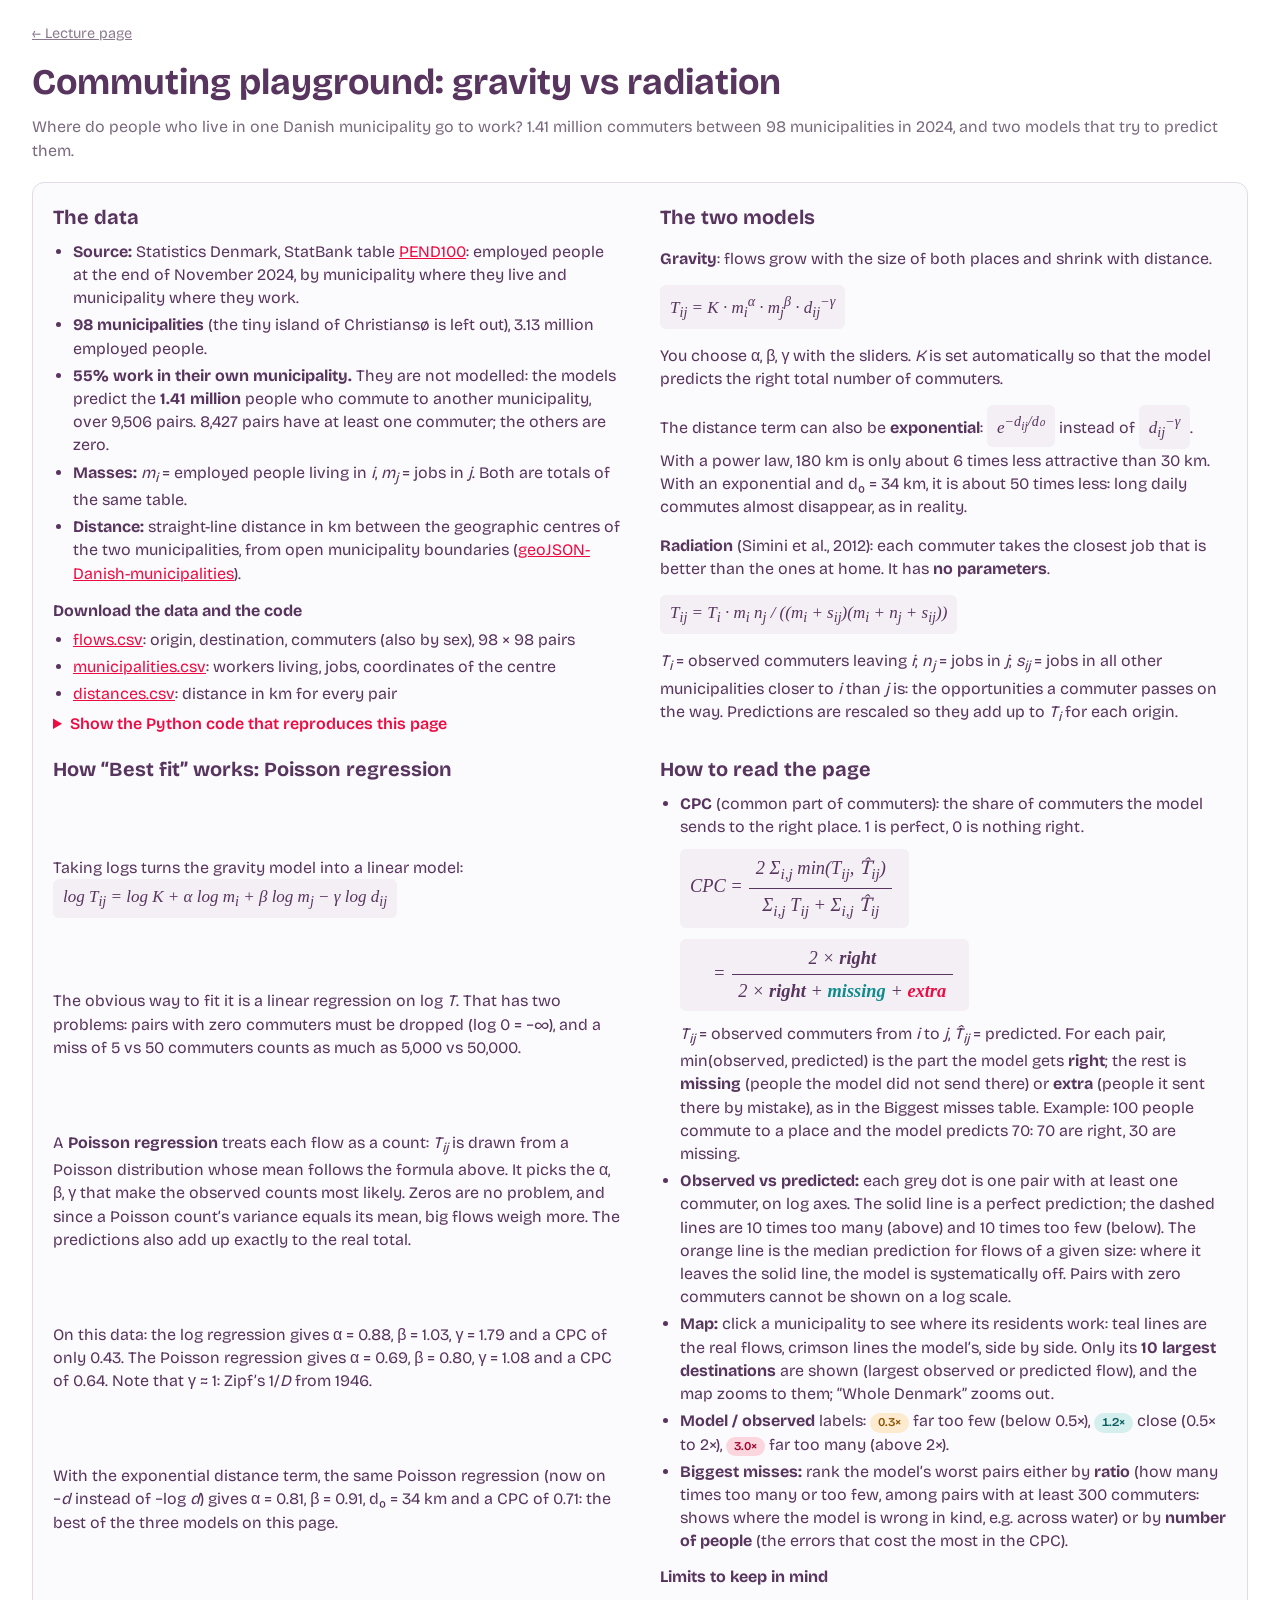
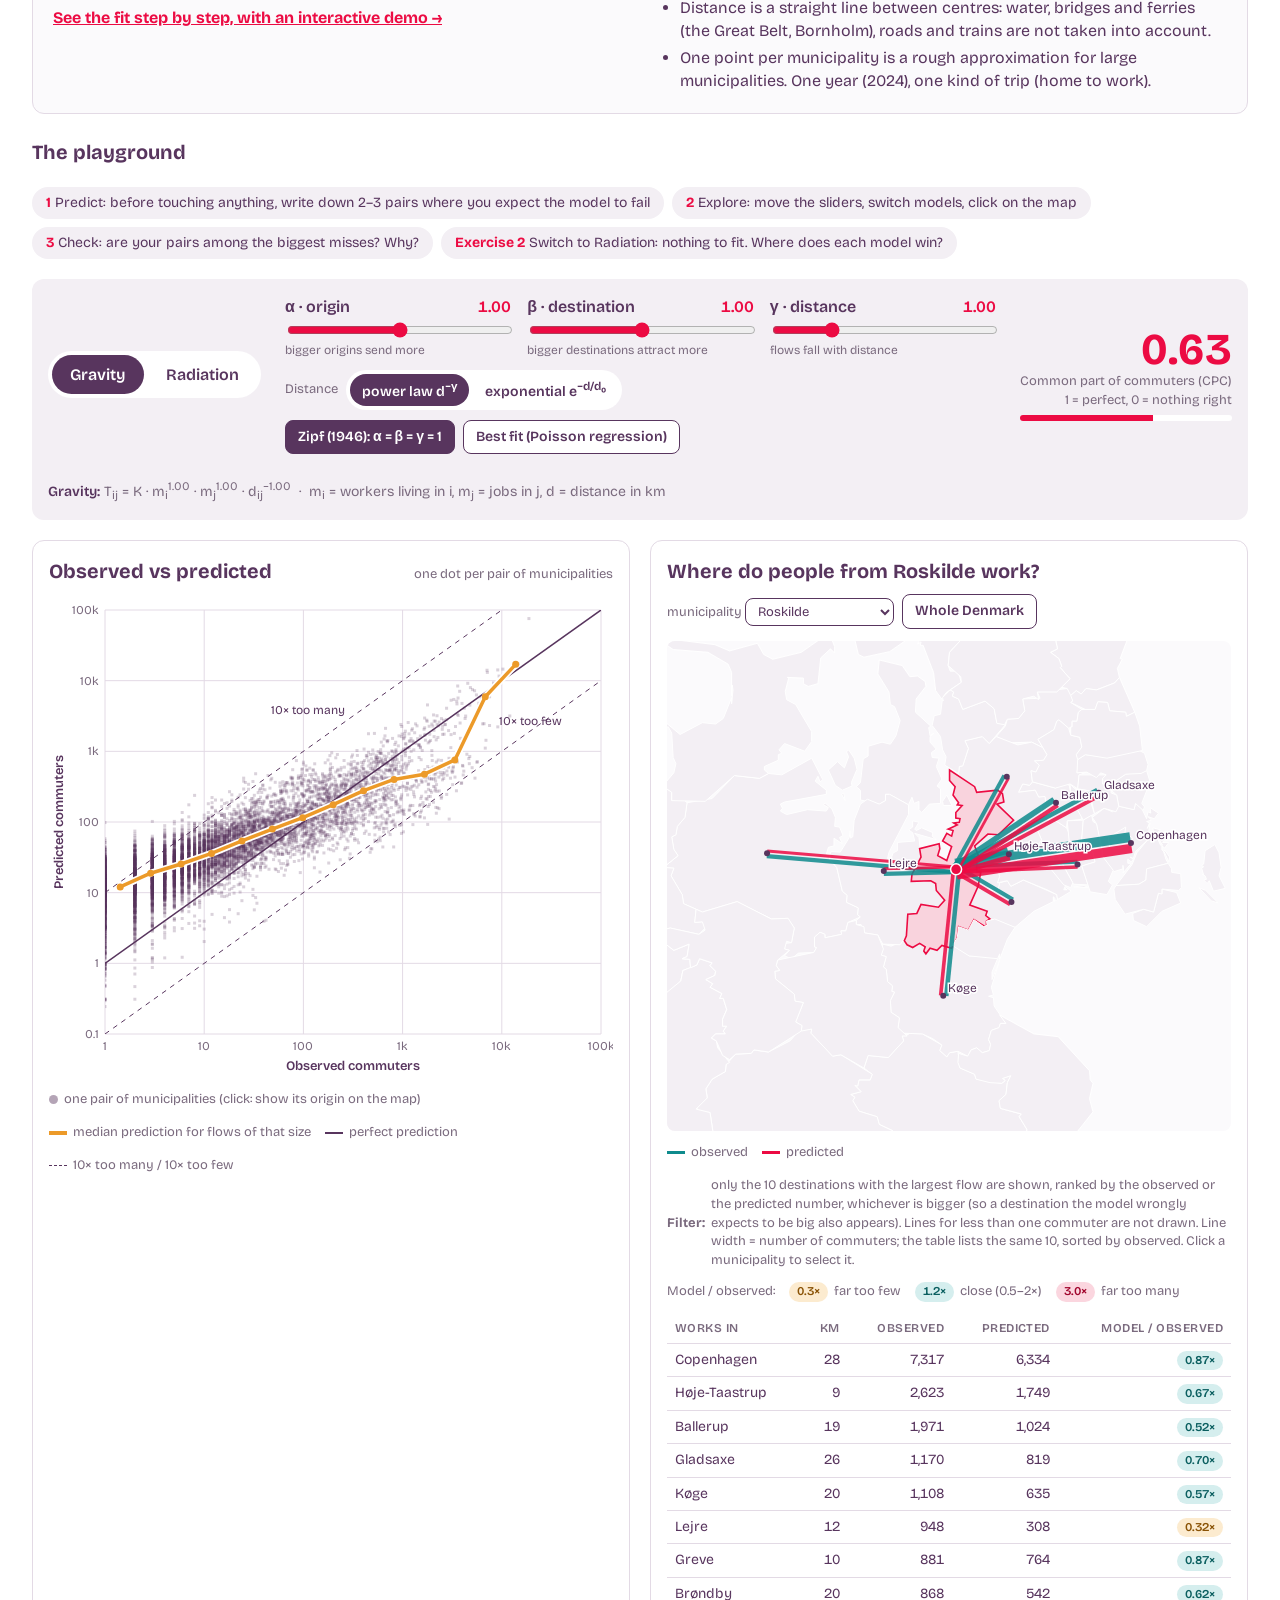
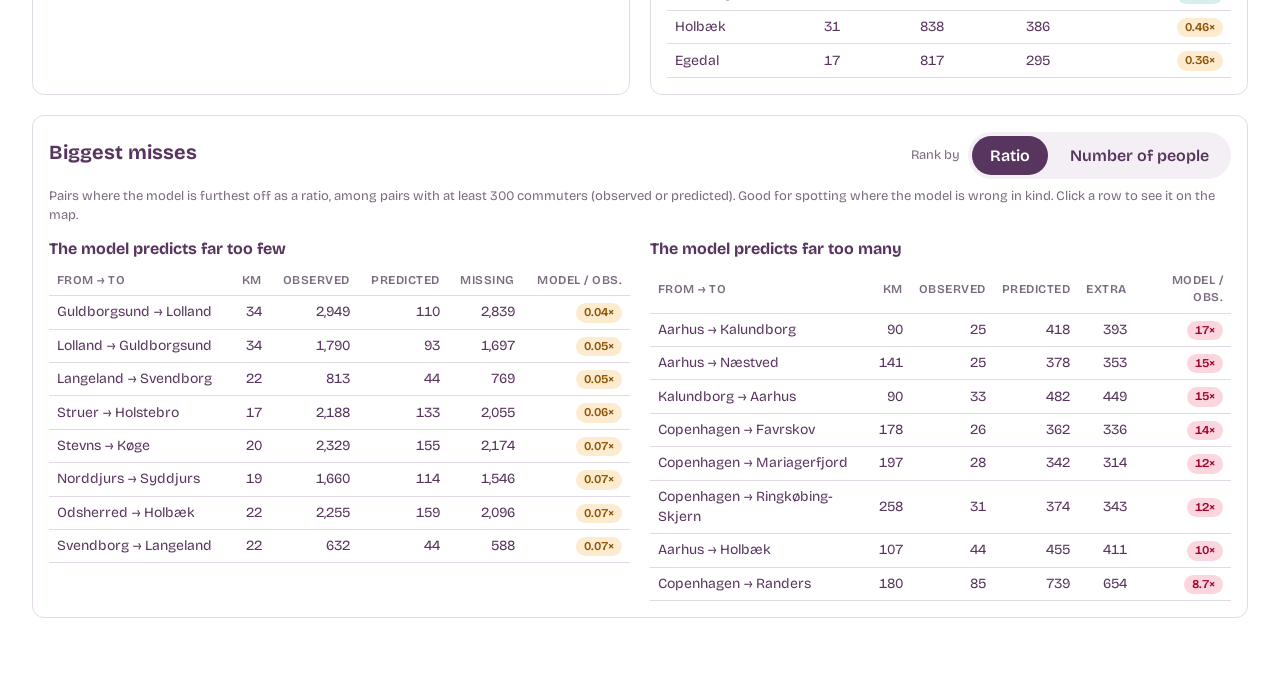
<file: playground/index.html>
<!DOCTYPE html>
<html lang="en">
<head>
<meta charset="utf-8">
<meta name="viewport" content="width=device-width, initial-scale=1">
<title>Commuting Playground</title>
<link rel="preconnect" href="https://fonts.googleapis.com">
<link rel="preconnect" href="https://fonts.gstatic.com" crossorigin>
<link href="https://fonts.googleapis.com/css2?family=Bricolage+Grotesque:opsz,wght@12..96,400;12..96,600;12..96,700&display=swap" rel="stylesheet">
<style>
:root {
  /* One visual world, matching the lecture slides: white page, plum ink, crimson/teal/orange accents.
     Layout: controls + score on top, scatter | map side by side, misses below, then the explanation. */
  --ink: #58355E;
  --muted: #7A6A7E;
  --crimson: #EC0B43;
  --teal: #0F8B8D;
  --orange: #EC9A29;
  --lilac: #F3EFF4;
  --line: #E3DAE5;
  --bg: #FFFFFF;
  --display: "Bricolage Grotesque", "Helvetica Neue", Arial, sans-serif;
  --body: "Bricolage Grotesque", "Helvetica Neue", Arial, sans-serif;
  color-scheme: light;
}
* { box-sizing: border-box; }
html, body { margin: 0; background: var(--bg); color: var(--ink); font-family: var(--body); font-size: 16px; line-height: 1.45; }
main { max-width: 1280px; margin: 0 auto; padding: 24px clamp(16px, 3vw, 32px) 64px; display: grid; gap: 20px; }
h1, h2, h3 { font-family: var(--display); margin: 0; text-wrap: balance; }
h1 { font-size: clamp(26px, 3.2vw, 36px); font-weight: 700; }
h2 { font-size: 20px; font-weight: 700; }
h3 { font-size: 16px; font-weight: 700; }
p { margin: 0; }
.sub { color: var(--muted); }
.num { font-variant-numeric: tabular-nums; }
header { display: grid; gap: 6px; }

.steps { display: flex; flex-wrap: wrap; gap: 8px; }
.step { background: var(--lilac); border-radius: 999px; padding: 6px 14px; font-size: 14px; }
.step b { color: var(--crimson); margin-right: 4px; }

.panel { border: 1px solid var(--line); border-radius: 12px; padding: 16px; display: grid; gap: 12px; align-content: start; min-width: 0; }
.panel-head { display: flex; flex-wrap: wrap; justify-content: space-between; align-items: baseline; gap: 8px; }

/* controls */
.controls { display: grid; grid-template-columns: auto 1fr auto; gap: 24px; align-items: center; background: var(--lilac); border: none; }
.seg { display: inline-flex; background: #fff; border-radius: 999px; padding: 4px; gap: 4px; }
.seg button { font: inherit; font-weight: 600; border: 0; background: transparent; color: var(--ink); padding: 8px 18px; border-radius: 999px; cursor: pointer; }
.seg button[aria-pressed="true"] { background: var(--ink); color: #fff; }
.seg.small button { padding: 4px 12px; font-size: 14px; }
.seg button:disabled { opacity: .35; cursor: default; }
.seg button:focus-visible, .btn:focus-visible, input[type=range]:focus-visible, select:focus-visible { outline: 3px solid var(--orange); outline-offset: 2px; }
.sliders { display: grid; grid-template-columns: repeat(3, minmax(140px, 1fr)); gap: 16px; }
.slider { display: grid; gap: 2px; }
.slider label { display: flex; justify-content: space-between; font-weight: 600; }
.slider label span:last-child { font-variant-numeric: tabular-nums; color: var(--crimson); }
.slider small { color: var(--muted); font-size: 12px; }
input[type=range] { width: 100%; accent-color: var(--crimson); }
.sliders.off { opacity: .35; pointer-events: none; }
.btns { display: flex; gap: 8px; flex-wrap: wrap; }
.btn { font: inherit; font-size: 14px; font-weight: 600; border: 1.5px solid var(--ink); background: #fff; color: var(--ink); padding: 6px 12px; border-radius: 8px; cursor: pointer; }
.btn.primary, .btn.active { background: var(--ink); color: #fff; }
.btn:disabled { opacity: .35; cursor: default; }
.score { text-align: right; min-width: 170px; }
.score .big { font-family: var(--display); font-size: 44px; font-weight: 700; line-height: 1; color: var(--crimson); font-variant-numeric: tabular-nums; }
.score .lbl { font-size: 13px; color: var(--muted); }
.bar { height: 6px; background: #fff; border-radius: 3px; overflow: hidden; margin-top: 6px; }
.bar i { display: block; height: 100%; background: var(--crimson); width: 0; transition: width .2s; }
.formula { font-size: 14px; color: var(--muted); grid-column: 1 / -1; }
.frac { display: inline-flex; flex-direction: column; vertical-align: middle; text-align: center; margin: 0 .35em; }
.frac > span:first-child { border-bottom: 1.5px solid currentColor; padding: 0 .35em .15em; }
.frac > span:last-child { padding: .15em .35em 0; }
.eq.eqblock { display: table; margin: .7rem 0; font-size: 1.15em; }
.formula b { color: var(--ink); font-weight: 600; }

.two { display: grid; grid-template-columns: minmax(0, 1fr) minmax(0, 1fr); gap: 20px; }
canvas { width: 100%; display: block; }
#scatterWrap { position: relative; }
#tip { position: absolute; pointer-events: none; background: var(--ink); color: #fff; font-size: 13px; padding: 6px 10px; border-radius: 6px; white-space: nowrap; display: none; z-index: 2; }
.legend { display: flex; flex-wrap: wrap; gap: 14px; font-size: 13px; color: var(--muted); }
.legend span { display: inline-flex; align-items: center; gap: 6px; }
.sw { width: 18px; height: 0; border-top: 3px solid var(--teal); display: inline-block; }
.sw.pred { border-top: 3px solid var(--crimson); }
.dot { width: 9px; height: 9px; border-radius: 50%; display: inline-block; background: var(--ink); opacity: .45; }

svg#map { width: 100%; aspect-ratio: 1.15; height: auto; display: block; background: #FBFAFC; border-radius: 8px; }
svg#map line, svg#map path { vector-effect: non-scaling-stroke; }
svg#map path.m { fill: var(--lilac); stroke: #fff; stroke-width: 1; cursor: pointer; }
svg#map path.m:hover { fill: #E1D5E4; }
svg#map path.m.sel { fill: #F9D3DD; stroke: var(--crimson); stroke-width: 1.6; }
select { font: inherit; padding: 4px 8px; border-radius: 8px; border: 1.5px solid var(--ink); color: var(--ink); background: #fff; }

table { border-collapse: collapse; width: 100%; font-size: 14px; }
th, td { text-align: left; padding: 6px 8px; border-bottom: 1px solid var(--line); }
th { font-weight: 600; color: var(--muted); font-size: 12px; text-transform: uppercase; letter-spacing: .04em; }
td.r, th.r { text-align: right; font-variant-numeric: tabular-nums; }
tbody tr { cursor: pointer; }
tbody tr:hover { background: var(--lilac); }
.chip { display: inline-block; padding: 1px 8px; border-radius: 999px; font-size: 12px; font-weight: 600; font-variant-numeric: tabular-nums; }
.chip.low { background: #FCEBCF; color: #8A5306; }
.chip.high { background: #FBD6DF; color: #A1062D; }
.chip.ok { background: #D5EEEE; color: #0B5F60; }
.tblwrap { overflow-x: auto; }

.about { display: grid; gap: 18px; background: #FBFAFC; border: 1px solid var(--line); border-radius: 12px; padding: 20px; }
.downloads { margin-top: 6px; display: grid; gap: 6px; }
details.code { display: grid; gap: 8px; }
details.code summary { cursor: pointer; font-weight: 600; color: var(--crimson); }
details.code pre { max-height: 360px; overflow: auto; background: #fff; border: 1px solid var(--line); border-radius: 8px; padding: 12px; font-size: 12px; line-height: 1.4; margin: 8px 0 0; }
.about-grid { display: grid; grid-template-columns: repeat(2, minmax(0, 1fr)); gap: 20px 40px; }
.about section { display: grid; gap: 8px; max-width: 68ch; }
.about ul, .about ol { margin: 0; padding-left: 20px; display: grid; gap: 4px; }
.eq { font-family: "Times New Roman", serif; font-style: italic; font-size: 17px; background: var(--lilac); padding: 6px 10px; border-radius: 6px; display: inline-block; }
a { color: var(--crimson); }

@media (max-width: 900px) {
  .controls { grid-template-columns: 1fr; }
  .score { text-align: left; }
  .two, .about-grid { grid-template-columns: 1fr; }
  .sliders { grid-template-columns: 1fr; }
}
@media (prefers-reduced-motion: reduce) { .bar i { transition: none; } }
</style>
</head>
<body>
<main>
  <header>
    <p style="margin:0 0 .4rem;font-size:.9rem"><a href="../" style="color:#8A7A8D">← Lecture page</a></p>
    <h1>Commuting playground: gravity vs radiation</h1>
    <p class="sub">Where do people who live in one Danish municipality go to work? 1.41 million commuters between 98 municipalities in 2024, and two models that try to predict them.</p>
  </header>

  <section class="about" aria-label="About this playground">
    <div class="about-grid">
      <section>
        <h2>The data</h2>
        <ul>
          <li><b>Source:</b> Statistics Denmark, StatBank table <a href="https://www.statbank.dk/PEND100">PEND100</a>: employed people at the end of November 2024, by municipality where they live and municipality where they work.</li>
          <li><b>98 municipalities</b> (the tiny island of Christiansø is left out), 3.13 million employed people.</li>
          <li><b>55% work in their own municipality.</b> They are not modelled: the models predict the <b>1.41 million</b> people who commute to another municipality, over 9,506 pairs. 8,427 pairs have at least one commuter; the others are zero.</li>
          <li><b>Masses:</b> <i>m<sub>i</sub></i> = employed people living in <i>i</i>, <i>m<sub>j</sub></i> = jobs in <i>j</i>. Both are totals of the same table.</li>
          <li><b>Distance:</b> straight-line distance in km between the geographic centres of the two municipalities, from open municipality boundaries (<a href="https://github.com/magnuslarsen/geoJSON-Danish-municipalities">geoJSON-Danish-municipalities</a>).</li>
        </ul>
        <div class="downloads">
          <h3>Download the data and the code</h3>
          <ul>
            <li><a href="flows.csv" target="_blank" rel="noopener">flows.csv</a>: origin, destination, commuters (also by sex), 98 × 98 pairs</li>
            <li><a href="municipalities.csv" target="_blank" rel="noopener">municipalities.csv</a>: workers living, jobs, coordinates of the centre</li>
            <li><a href="distances.csv" target="_blank" rel="noopener">distances.csv</a>: distance in km for every pair</li>
          </ul>
          <details class="code">
            <summary>Show the Python code that reproduces this page</summary>
            <p class="sub" style="font-size:13px">Save it as <b>mobility_models.py</b> next to the three CSV files. It needs pandas, numpy, matplotlib and statsmodels, and opens as a notebook in VS Code or Jupyter (the <code># %%</code> lines mark the cells).</p>
            <button class="btn" id="bCopy" type="button">Copy code</button> <span id="copyMsg" class="sub" style="font-size:13px"></span>
            <pre><code id="pycode"># %% [markdown]
# # Modelling commuting in Denmark: gravity vs radiation
#
# This notebook reproduces everything in the **Commuting Playground**:
#
# 1. load the data (commuting flows, municipalities, distances)
# 2. the **gravity model**, with Zipf&#x27;s parameters and with a Poisson regression fit
# 3. the **radiation model**, which has no parameters
# 4. the score (**CPC**), the observed-vs-predicted plot and the biggest misses
#
# Data: Statistics Denmark, table PEND100 (2024). You need `pandas`, `numpy`, `matplotlib` and `statsmodels`.

# %%
import numpy as np
import pandas as pd
import matplotlib.pyplot as plt
import statsmodels.api as sm

flows = pd.read_csv(&#x27;flows.csv&#x27;)                  # origin, destination, commuters (98 x 98 pairs)
mun = pd.read_csv(&#x27;municipalities.csv&#x27;)           # workers_living, jobs, lon, lat
dist = pd.read_csv(&#x27;distances.csv&#x27;)               # distance_km between centres
flows.head()

# %% [markdown]
# ## 1. One table with everything we need
#
# We keep only flows **between different municipalities** (people working in their own municipality are not modelled), and attach to each pair:
# - `m_i`: employed people living in the origin
# - `m_j`: jobs in the destination
# - `d`: distance in km

# %%
df = flows[flows.origin != flows.destination].merge(
    dist[[&#x27;origin&#x27;, &#x27;destination&#x27;, &#x27;distance_km&#x27;]], on=[&#x27;origin&#x27;, &#x27;destination&#x27;])
df = df.merge(mun[[&#x27;municipality&#x27;, &#x27;workers_living&#x27;]].rename(columns={&#x27;municipality&#x27;: &#x27;origin&#x27;, &#x27;workers_living&#x27;: &#x27;m_i&#x27;}), on=&#x27;origin&#x27;)
df = df.merge(mun[[&#x27;municipality&#x27;, &#x27;jobs&#x27;]].rename(columns={&#x27;municipality&#x27;: &#x27;destination&#x27;, &#x27;jobs&#x27;: &#x27;m_j&#x27;}), on=&#x27;destination&#x27;)
df = df.rename(columns={&#x27;distance_km&#x27;: &#x27;d&#x27;, &#x27;commuters&#x27;: &#x27;T&#x27;})
print(len(df), &#x27;pairs,&#x27;, (df[&#x27;T&#x27;] &gt; 0).sum(), &#x27;with at least one commuter,&#x27;, df[&#x27;T&#x27;].sum(), &#x27;commuters&#x27;)
df[[&#x27;origin&#x27;, &#x27;destination&#x27;, &#x27;T&#x27;, &#x27;m_i&#x27;, &#x27;m_j&#x27;, &#x27;d&#x27;]].head()

# %% [markdown]
# ## 2. The score: common part of commuters (CPC)
#
# $$\text{CPC} = \frac{2 \sum \min(T^{obs}, T^{pred})}{\sum T^{obs} + \sum T^{pred}}$$
#
# The share of commuters the model puts in the right place: 1 is perfect, 0 is nothing right.

# %%
def cpc(obs, pred):
    return 2 * np.minimum(obs, pred).sum() / (obs.sum() + pred.sum())

# %% [markdown]
# ## 3. Gravity model
#
# $$T_{ij} = K \, m_i^{\alpha} \, m_j^{\beta} \, d_{ij}^{-\gamma}$$
#
# `K` is set so that the model predicts the right total number of commuters.

# %%
def gravity(df, alpha, beta, gamma):
    raw = df.m_i**alpha * df.m_j**beta * df.d**(-gamma)
    return raw * df[&#x27;T&#x27;].sum() / raw.sum()        # K: match the total

df[&#x27;zipf&#x27;] = gravity(df, 1, 1, 1)
print(&#x27;Zipf (alpha = beta = gamma = 1): CPC =&#x27;, round(cpc(df[&#x27;T&#x27;], df.zipf), 3))

# %% [markdown]
# ### Fitting α, β, γ with a Poisson regression
#
# Take logs and the gravity model is linear in its parameters:
#
# $$\log T_{ij} = \log K + \alpha \log m_i + \beta \log m_j - \gamma \log d_{ij}$$
#
# Two ways to fit it:
#
# - **Linear regression on log T** (ordinary least squares). Simple, but it cannot use pairs with zero commuters (log 0 is −∞), and it treats a miss of 5 vs 50 commuters as just as bad as 5,000 vs 50,000.
# - **Poisson regression**. It assumes each flow is a count, $T_{ij} \sim \text{Poisson}(\mu_{ij})$ with $\log \mu_{ij}$ given by the formula above, and picks the parameters that make the observed counts most likely. Zeros are fine, and because the variance of a Poisson count equals its mean, big flows carry more weight. As a bonus, the predictions add up exactly to the observed total.
#
# Let&#x27;s compare them.

# %%
X = sm.add_constant(pd.DataFrame({&#x27;log_m_i&#x27;: np.log(df.m_i), &#x27;log_m_j&#x27;: np.log(df.m_j), &#x27;minus_log_d&#x27;: -np.log(df.d)}))

# (a) linear regression on log T, only pairs with T &gt; 0
pos = df[&#x27;T&#x27;] &gt; 0
ols = sm.OLS(np.log(df.loc[pos, &#x27;T&#x27;]), X[pos]).fit()
print(&#x27;Log-linear OLS: alpha = %.2f, beta = %.2f, gamma = %.2f&#x27; % tuple(ols.params[1:]))
df[&#x27;ols&#x27;] = gravity(df, *ols.params[1:])
print(&#x27;   CPC =&#x27;, round(cpc(df[&#x27;T&#x27;], df.ols), 3))

# (b) Poisson regression, all pairs including zeros
poi = sm.GLM(df[&#x27;T&#x27;], X, family=sm.families.Poisson()).fit()
print(&#x27;Poisson:        alpha = %.2f, beta = %.2f, gamma = %.2f&#x27; % tuple(poi.params[1:]))
df[&#x27;gravity&#x27;] = poi.predict(X)
print(&#x27;   CPC =&#x27;, round(cpc(df[&#x27;T&#x27;], df.gravity), 3))

# %% [markdown]
# ### Exponential distance decay
#
# With $d^{-\gamma}$ and $\gamma \approx 1$, a place 180 km away is only about 6 times less attractive than one 30 km away, so the model sends too many people on very long daily commutes. An exponential falls much faster:
#
# $$T_{ij} = K \, m_i^{\alpha} \, m_j^{\beta} \, e^{-d_{ij}/d_0}$$
#
# Same Poisson regression, with $-d$ instead of $-\log d$ as the last variable; then $d_0 = 1/\text{coefficient}$.

# %%
Xe = X.copy()
Xe[&#x27;minus_d&#x27;] = -df.d
Xe = Xe.drop(columns=&#x27;minus_log_d&#x27;)
poi_exp = sm.GLM(df[&#x27;T&#x27;], Xe, family=sm.families.Poisson()).fit()
a, b, k = poi_exp.params[1:]
print(&#x27;Exponential: alpha = %.2f, beta = %.2f, d0 = %.0f km&#x27; % (a, b, 1 / k))
df[&#x27;gravity_exp&#x27;] = poi_exp.predict(Xe)
print(&#x27;   CPC =&#x27;, round(cpc(df[&#x27;T&#x27;], df.gravity_exp), 3))

# %% [markdown]
# ## 4. Radiation model (Simini et al., 2012)
#
# $$T_{ij} = T_i \, \frac{m_i \, n_j}{(m_i + s_{ij})(m_i + n_j + s_{ij})}$$
#
# - $T_i$: observed commuters leaving $i$
# - $m_i$: workers living in $i$; $n_j$: jobs in $j$
# - $s_{ij}$: jobs in all other municipalities closer to $i$ than $j$ is
#
# No parameters. Predictions are rescaled so they add up to $T_i$ for each origin.

# %%
names = mun.municipality.tolist()
W = mun.set_index(&#x27;municipality&#x27;).workers_living
J = mun.set_index(&#x27;municipality&#x27;).jobs
D = dist.pivot(index=&#x27;origin&#x27;, columns=&#x27;destination&#x27;, values=&#x27;distance_km&#x27;)
T_out = df.groupby(&#x27;origin&#x27;)[&#x27;T&#x27;].sum()

rad = {}
for i in names:
    order = D.loc[i].drop(i).sort_values()          # other municipalities, nearest first
    s, row = 0.0, {}
    for j in order.index:
        row[j] = W[i] * J[j] / ((W[i] + s) * (W[i] + J[j] + s))
        s += J[j]                                    # jobs passed on the way
    total = sum(row.values())
    for j, v in row.items():
        rad[(i, j)] = v / total * T_out[i]
df[&#x27;radiation&#x27;] = [rad[(o, d)] for o, d in zip(df.origin, df.destination)]
print(&#x27;Radiation: CPC =&#x27;, round(cpc(df[&#x27;T&#x27;], df.radiation), 3))

# %% [markdown]
# ## 5. Observed vs predicted
#
# Each dot is a pair with at least one commuter. The solid line is a perfect prediction, the dashed lines are 10 times too many or too few. The orange line is the **median prediction** for flows of a given size: where it leaves the solid line, the model is systematically off.

# %%
def obs_vs_pred(df, col, ax):
    d = df[df[&#x27;T&#x27;] &gt; 0]
    ax.scatter(d[&#x27;T&#x27;], d[col].clip(lower=0.1), s=3, alpha=0.2, color=&#x27;#58355E&#x27;)
    bins = np.logspace(0, 4.6, 16)
    mid, med = [], []
    for a, b in zip(bins[:-1], bins[1:]):
        sel = d[(d[&#x27;T&#x27;] &gt;= a) &amp; (d[&#x27;T&#x27;] &lt; b)]
        if len(sel) &gt;= 5:
            mid.append(np.sqrt(a * b)); med.append(sel[col].median())
    ax.plot(mid, med, &#x27;-o&#x27;, color=&#x27;#EC9A29&#x27;, lw=2.5, ms=4, label=&#x27;median prediction&#x27;)
    x = np.array([1, 1e5])
    ax.plot(x, x, color=&#x27;#58355E&#x27;, lw=1.2, label=&#x27;perfect&#x27;)
    ax.plot(x, 10 * x, &#x27;--&#x27;, color=&#x27;#58355E&#x27;, lw=0.8, label=&#x27;10× off&#x27;)
    ax.plot(x, x / 10, &#x27;--&#x27;, color=&#x27;#58355E&#x27;, lw=0.8)
    ax.set(xscale=&#x27;log&#x27;, yscale=&#x27;log&#x27;, xlim=(1, 1e5), ylim=(0.1, 1e5),
           xlabel=&#x27;Observed commuters&#x27;, ylabel=&#x27;Predicted commuters&#x27;,
           title=f&#x27;{col}  (CPC {cpc(df[&quot;T&quot;], df[col]):.2f})&#x27;)
    ax.legend(loc=&#x27;upper left&#x27;, fontsize=8)

fig, axes = plt.subplots(2, 2, figsize=(11, 10))
for col, ax in zip([&#x27;zipf&#x27;, &#x27;gravity&#x27;, &#x27;gravity_exp&#x27;, &#x27;radiation&#x27;], axes.ravel()):
    obs_vs_pred(df, col, ax)
plt.tight_layout()

# %% [markdown]
# ## 6. Biggest misses, in number of people
#
# Ranked by the difference between observed and predicted commuters. These are the errors that cost the most in the CPC score.

# %%
def misses(df, col, k=8):
    d = df.assign(predicted=df[col].round(), difference=(df[col] - df[&#x27;T&#x27;]).round())
    cols = [&#x27;origin&#x27;, &#x27;destination&#x27;, &#x27;d&#x27;, &#x27;T&#x27;, &#x27;predicted&#x27;, &#x27;difference&#x27;]
    too_few = d.nsmallest(k, &#x27;difference&#x27;)[cols]
    too_many = d.nlargest(k, &#x27;difference&#x27;)[cols]
    return too_few, too_many

too_few, too_many = misses(df, &#x27;gravity&#x27;)
print(&#x27;Gravity predicts far too few:&#x27;); print(too_few.to_string(index=False))
print(&#x27;\nGravity predicts far too many:&#x27;); print(too_many.to_string(index=False))

# %% [markdown]
# ## Your turn
#
# - Repeat the misses table for `radiation`. Which pairs does each model get wrong?
# - Repeat it for `gravity_exp`. Which misses disappear with the exponential, and which remain?
# - Use only the men or only the women (columns `men`, `women` in `flows.csv`). Is γ different?
</code></pre>
          </details>
        </div>
      </section>
      <section>
        <h2>The two models</h2>
        <p><b>Gravity</b>: flows grow with the size of both places and shrink with distance.</p>
        <p><span class="eq">T<sub>ij</sub> = K · m<sub>i</sub><sup>α</sup> · m<sub>j</sub><sup>β</sup> · d<sub>ij</sub><sup>−γ</sup></span></p>
        <p>You choose α, β, γ with the sliders. <i>K</i> is set automatically so that the model predicts the right total number of commuters.</p>
        <p>The distance term can also be <b>exponential</b>: <span class="eq">e<sup>−d<sub>ij</sub>/d₀</sup></span> instead of <span class="eq">d<sub>ij</sub><sup>−γ</sup></span>. With a power law, 180 km is only about 6 times less attractive than 30 km. With an exponential and d₀ = 34 km, it is about 50 times less: long daily commutes almost disappear, as in reality.</p>
        <p><b>Radiation</b> (Simini et al., 2012): each commuter takes the closest job that is better than the ones at home. It has <b>no parameters</b>.</p>
        <p><span class="eq">T<sub>ij</sub> = T<sub>i</sub> · m<sub>i</sub> n<sub>j</sub> / ((m<sub>i</sub> + s<sub>ij</sub>)(m<sub>i</sub> + n<sub>j</sub> + s<sub>ij</sub>))</span></p>
        <p><i>T<sub>i</sub></i> = observed commuters leaving <i>i</i>; <i>n<sub>j</sub></i> = jobs in <i>j</i>; <i>s<sub>ij</sub></i> = jobs in all other municipalities closer to <i>i</i> than <i>j</i> is: the opportunities a commuter passes on the way. Predictions are rescaled so they add up to <i>T<sub>i</sub></i> for each origin.</p>
      </section>
      <section>
        <h2>How “Best fit” works: Poisson regression</h2>
        <p>Taking logs turns the gravity model into a linear model: <span class="eq">log T<sub>ij</sub> = log K + α log m<sub>i</sub> + β log m<sub>j</sub> − γ log d<sub>ij</sub></span></p>
        <p>The obvious way to fit it is a linear regression on log <i>T</i>. That has two problems: pairs with zero commuters must be dropped (log 0 = −∞), and a miss of 5 vs 50 commuters counts as much as 5,000 vs 50,000.</p>
        <p>A <b>Poisson regression</b> treats each flow as a count: <i>T<sub>ij</sub></i> is drawn from a Poisson distribution whose mean follows the formula above. It picks the α, β, γ that make the observed counts most likely. Zeros are no problem, and since a Poisson count’s variance equals its mean, big flows weigh more. The predictions also add up exactly to the real total.</p>
        <p>On this data: the log regression gives α = 0.88, β = 1.03, γ = 1.79 and a CPC of only 0.43. The Poisson regression gives α = 0.69, β = 0.80, γ = 1.08 and a CPC of 0.64. Note that γ ≈ 1: Zipf’s 1/<i>D</i> from 1946.</p>
        <p>With the exponential distance term, the same Poisson regression (now on −<i>d</i> instead of −log <i>d</i>) gives α = 0.81, β = 0.91, d₀ = 34 km and a CPC of 0.71: the best of the three models on this page.</p>
        <p><b><a href="../poisson/">See the fit step by step, with an interactive demo →</a></b></p>
      </section>
      <section>
        <h2>How to read the page</h2>
        <ul>
          <li><b>CPC</b> (common part of commuters): the share of commuters the model sends to the right place. 1 is perfect, 0 is nothing right.
            <span class="eq eqblock">CPC =<span class="frac"><span>2 Σ<sub>i,j</sub> min(T<sub>ij</sub>, T̂<sub>ij</sub>)</span><span>Σ<sub>i,j</sub> T<sub>ij</sub> + Σ<sub>i,j</sub> T̂<sub>ij</sub></span></span></span>
            <span class="eq eqblock">&nbsp;&nbsp;&nbsp;&nbsp;&nbsp;=<span class="frac"><span>2 × <b style="color:#58355E">right</b></span><span>2 × <b style="color:#58355E">right</b> + <b style="color:#0F8B8D">missing</b> + <b style="color:#EC0B43">extra</b></span></span></span>
            <i>T<sub>ij</sub></i> = observed commuters from <i>i</i> to <i>j</i>, <i>T̂<sub>ij</sub></i> = predicted. For each pair, min(observed, predicted) is the part the model gets <b>right</b>; the rest is <b>missing</b> (people the model did not send there) or <b>extra</b> (people it sent there by mistake), as in the Biggest misses table. Example: 100 people commute to a place and the model predicts 70: 70 are right, 30 are missing.</li>
          <li><b>Observed vs predicted:</b> each grey dot is one pair with at least one commuter, on log axes. The solid line is a perfect prediction; the dashed lines are 10 times too many (above) and 10 times too few (below). The orange line is the median prediction for flows of a given size: where it leaves the solid line, the model is systematically off. Pairs with zero commuters cannot be shown on a log scale.</li>
          <li><b>Map:</b> click a municipality to see where its residents work: teal lines are the real flows, crimson lines the model’s, side by side. Only its <b>10 largest destinations</b> are shown (largest observed or predicted flow), and the map zooms to them; “Whole Denmark” zooms out.</li>
          <li><b>Model / observed</b> labels: <span class="chip low">0.3×</span> far too few (below 0.5×), <span class="chip ok">1.2×</span> close (0.5× to 2×), <span class="chip high">3.0×</span> far too many (above 2×).</li>
          <li><b>Biggest misses:</b> rank the model’s worst pairs either by <b>ratio</b> (how many times too many or too few, among pairs with at least 300 commuters: shows where the model is wrong in kind, e.g. across water) or by <b>number of people</b> (the errors that cost the most in the CPC).</li>
        </ul>
        <h3 style="margin-top:4px">Limits to keep in mind</h3>
        <ul>
          <li>Distance is a straight line between centres: water, bridges and ferries (the Great Belt, Bornholm), roads and trains are not taken into account.</li>
          <li>One point per municipality is a rough approximation for large municipalities. One year (2024), one kind of trip (home to work).</li>
        </ul>
      </section>
    </div>
  </section>

  <h2 style="margin-top:4px">The playground</h2>
  <div class="steps" aria-label="Exercise steps">
    <span class="step"><b>1</b>Predict: before touching anything, write down 2–3 pairs where you expect the model to fail</span>
    <span class="step"><b>2</b>Explore: move the sliders, switch models, click on the map</span>
    <span class="step"><b>3</b>Check: are your pairs among the biggest misses? Why?</span>
    <span class="step"><b>Exercise 2</b>Switch to Radiation: nothing to fit. Where does each model win?</span>
  </div>

  <section class="panel controls" aria-label="Model controls">
    <div class="seg" role="group" aria-label="Model">
      <button id="mGrav" aria-pressed="true">Gravity</button>
      <button id="mRad" aria-pressed="false">Radiation</button>
    </div>
    <div style="display:grid;gap:10px">
      <div class="sliders" id="sliders">
        <div class="slider">
          <label for="sA"><span>α · origin</span><span id="vA">1.00</span></label>
          <input id="sA" type="range" min="0" max="2" step="0.05" value="1">
          <small>bigger origins send more</small>
        </div>
        <div class="slider">
          <label for="sB"><span>β · destination</span><span id="vB">1.00</span></label>
          <input id="sB" type="range" min="0" max="2" step="0.05" value="1">
          <small>bigger destinations attract more</small>
        </div>
        <div class="slider" id="boxG">
          <label for="sG"><span>γ · distance</span><span id="vG">1.00</span></label>
          <input id="sG" type="range" min="0" max="4" step="0.05" value="1">
          <small>flows fall with distance</small>
        </div>
        <div class="slider" id="boxD" style="display:none">
          <label for="sD"><span>d₀ · distance scale</span><span id="vD">30 km</span></label>
          <input id="sD" type="range" min="5" max="150" step="1" value="30">
          <small>flows shrink 2.7× every d₀ km</small>
        </div>
      </div>
      <div class="btns" style="align-items:center">
        <span class="sub" style="font-size:13px">Distance</span>
        <div class="seg small" role="group" aria-label="Distance function">
          <button id="dPow" aria-pressed="true">power law d<sup>−γ</sup></button>
          <button id="dExp" aria-pressed="false">exponential e<sup>−d/d₀</sup></button>
        </div>
      </div>
      <div class="btns">
        <button class="btn" id="bZipf">Zipf (1946): α = β = γ = 1</button>
        <button class="btn" id="bFit">Best fit (Poisson regression)</button>
      </div>
    </div>
    <div class="score">
      <div class="big num" id="cpc">–</div>
      <div class="lbl">Common part of commuters (CPC)<br>1 = perfect, 0 = nothing right</div>
      <div class="bar"><i id="cpcBar"></i></div>
    </div>
    <p class="formula" id="formula"></p>
  </section>

  <div class="two">
    <section class="panel" aria-label="Observed versus predicted">
      <div class="panel-head">
        <h2>Observed vs predicted</h2>
        <span class="sub" style="font-size:13px">one dot per pair of municipalities</span>
      </div>
      <div id="scatterWrap"><canvas id="scatter" height="460"></canvas><div id="tip"></div></div>
      <div class="legend">
        <span><i class="dot"></i>one pair of municipalities (click: show its origin on the map)</span>
        <span><i class="sw" style="border-top-color:var(--orange);border-top-width:4px"></i>median prediction for flows of that size</span>
        <span><i class="sw" style="border-top-color:var(--ink);border-top-width:2px"></i>perfect prediction</span>
        <span><i class="sw" style="border-top:1.5px dashed var(--ink)"></i>10× too many / 10× too few</span>
      </div>
    </section>

    <section class="panel" aria-label="Map">
      <div class="panel-head">
        <h2>Where do people from <span id="selName">…</span> work?</h2>
        <div class="btns" style="align-items:center">
          <label for="selMun" class="sub" style="font-size:13px">municipality
            <select id="selMun"></select>
          </label>
          <button class="btn" id="bZoom">Whole Denmark</button>
        </div>
      </div>
      <svg id="map" role="img" aria-label="Map of Danish municipalities with commuting flows"></svg>
      <div class="legend">
        <span><i class="sw"></i>observed</span>
        <span><i class="sw pred"></i>predicted</span>
        <span><b>Filter:</b> only the 10 destinations with the largest flow are shown, ranked by the observed or the predicted number, whichever is bigger (so a destination the model wrongly expects to be big also appears). Lines for less than one commuter are not drawn. Line width = number of commuters; the table lists the same 10, sorted by observed. Click a municipality to select it.</span>
      </div>
      <div class="legend"><span>Model / observed:</span><span><span class="chip low">0.3×</span> far too few</span><span><span class="chip ok">1.2×</span> close (0.5–2×)</span><span><span class="chip high">3.0×</span> far too many</span></div>
      <div class="tblwrap">
        <table aria-label="Top destinations of the selected municipality">
          <thead><tr><th>Works in</th><th class="r">km</th><th class="r">Observed</th><th class="r">Predicted</th><th class="r">Model / observed</th></tr></thead>
          <tbody id="destRows"></tbody>
        </table>
      </div>
    </section>
  </div>

  <section class="panel" aria-label="Biggest misses">
    <div class="panel-head">
      <h2>Biggest misses</h2>
      <div class="btns" style="align-items:center">
        <span class="sub" style="font-size:13px">Rank by</span>
        <div class="seg" role="group" aria-label="Rank misses by" style="background:var(--lilac)">
          <button id="rRatio" aria-pressed="true">Ratio</button>
          <button id="rPeople" aria-pressed="false">Number of people</button>
        </div>
      </div>
    </div>
    <p class="sub" style="font-size:13px;margin-top:-4px" id="missNote"></p>
    <div class="two">
      <div class="tblwrap">
        <h3 style="margin-bottom:6px">The model predicts far too few</h3>
        <table><thead><tr><th>From → to</th><th class="r">km</th><th class="r">Observed</th><th class="r">Predicted</th><th class="r">Missing</th><th class="r">Model / obs.</th></tr></thead><tbody id="lowRows"></tbody></table>
      </div>
      <div class="tblwrap">
        <h3 style="margin-bottom:6px">The model predicts far too many</h3>
        <table><thead><tr><th>From → to</th><th class="r">km</th><th class="r">Observed</th><th class="r">Predicted</th><th class="r">Extra</th><th class="r">Model / obs.</th></tr></thead><tbody id="highRows"></tbody></table>
      </div>
    </div>
  </section>

</main>

<script>
(async function () {
  const [data, geo] = await Promise.all([
    fetch('data.json').then(r => r.json()),
    fetch('geo.json').then(r => r.json()),
  ]);
  const mun = data.municipalities, n = mun.length;
  const fmt = v => Math.round(v).toLocaleString('en-GB');
  const W = mun.map(m => m.workers), J = mun.map(m => m.jobs);

  // ---------- distances (great-circle, km, between centres) ----------
  const R_EARTH = 6371.0088, rad = Math.PI / 180;
  const dist = new Float64Array(n * n);
  for (let i = 0; i < n; i++) for (let j = 0; j < n; j++) {
    if (i === j) continue;
    const p1 = mun[i].lat * rad, p2 = mun[j].lat * rad, dl = (mun[j].lon - mun[i].lon) * rad;
    const h = Math.sin((p2 - p1) / 2) ** 2 + Math.cos(p1) * Math.cos(p2) * Math.sin(dl / 2) ** 2;
    dist[i * n + j] = 2 * R_EARTH * Math.asin(Math.sqrt(h));
  }
  // ---------- observed flows (between different municipalities) ----------
  const obs = new Float64Array(n * n);
  for (const [i, j, c] of data.flows) obs[i * n + j] = c;
  const pairs = [];
  for (let i = 0; i < n; i++) for (let j = 0; j < n; j++) if (i !== j) pairs.push(i * n + j);
  let totObs = 0; for (const k of pairs) totObs += obs[k];
  const outObs = new Float64Array(n);
  for (const k of pairs) outObs[Math.floor(k / n)] += obs[k];

  // ---------- models ----------
  const lW = W.map(Math.log), lJ = J.map(Math.log);
  function gravity(a, b, g, decay = 'power', d0 = 30) {
    const P = new Float64Array(n * n); let s = 0;
    for (const k of pairs) {
      const i = Math.floor(k / n), j = k % n;
      const v = Math.exp(a * lW[i] + b * lJ[j] - (decay === 'power' ? g * Math.log(dist[k]) : dist[k] / d0));
      P[k] = v; s += v;
    }
    const K = totObs / s;
    for (const k of pairs) P[k] *= K;
    return P;
  }
  function radiation() {
    const P = new Float64Array(n * n);
    for (let i = 0; i < n; i++) {
      const order = [];
      for (let j = 0; j < n; j++) if (j !== i) order.push(j);
      order.sort((x, y) => dist[i * n + x] - dist[i * n + y]);
      let cum = 0, rowSum = 0;
      for (const j of order) {
        const s = cum;
        const v = W[i] * J[j] / ((W[i] + s) * (W[i] + J[j] + s));
        P[i * n + j] = v; rowSum += v; cum += J[j];
      }
      for (const j of order) P[i * n + j] *= outObs[i] / rowSum;
    }
    return P;
  }
  // Poisson regression (IRLS) for log T = c + α log m_i + β log m_j − γ log d
  function poissonFit(decay) {
    const X = pairs.map(k => { const i = Math.floor(k / n), j = k % n; return [1, lW[i], lJ[j], decay === 'power' ? -Math.log(dist[k]) : -dist[k]]; });
    const y = pairs.map(k => obs[k]);
    let b = [0, 1, 1, decay === 'power' ? 1 : 1 / 30];
    { let s = 0; for (const x of X) s += Math.exp(x[1] + x[2] + b[3] * x[3]); b[0] = Math.log(totObs / s); }
    for (let it = 0; it < 40; it++) {
      const A = [[0,0,0,0],[0,0,0,0],[0,0,0,0],[0,0,0,0]], v = [0,0,0,0];
      for (let r = 0; r < X.length; r++) {
        const x = X[r]; const eta = b[0]*x[0] + b[1]*x[1] + b[2]*x[2] + b[3]*x[3];
        const mu = Math.exp(eta), z = eta + (y[r] - mu) / mu;
        for (let p = 0; p < 4; p++) { v[p] += mu * x[p] * z; for (let q = 0; q < 4; q++) A[p][q] += mu * x[p] * x[q]; }
      }
      const nb = solve4(A, v);
      const diff = Math.max(...nb.map((t, p) => Math.abs(t - b[p])));
      b = nb; if (diff < 1e-10) break;
    }
    return decay === 'power' ? { alpha: b[1], beta: b[2], gamma: b[3] } : { alpha: b[1], beta: b[2], d0: 1 / b[3] };
  }
  function solve4(A, v) {
    const M = A.map((row, i) => [...row, v[i]]);
    for (let c = 0; c < 4; c++) {
      let p = c; for (let r = c + 1; r < 4; r++) if (Math.abs(M[r][c]) > Math.abs(M[p][c])) p = r;
      [M[c], M[p]] = [M[p], M[c]];
      for (let r = 0; r < 4; r++) if (r !== c) { const f = M[r][c] / M[c][c]; for (let q = c; q < 5; q++) M[r][q] -= f * M[c][q]; }
    }
    return M.map((row, i) => row[4] / row[i]);
  }
  function cpc(P) {
    let m = 0, sp = 0;
    for (const k of pairs) { m += Math.min(obs[k], P[k]); sp += P[k]; }
    return 2 * m / (totObs + sp);
  }
  const RAD = radiation();
  const FIT = { power: poissonFit('power'), exp: poissonFit('exp') };

  // ---------- state ----------
  const state = { model: 'gravity', decay: 'power', a: 1, b: 1, g: 1, d0: 30, sel: mun.findIndex(m => m.name === 'Roskilde') };
  let pred = gravity(1, 1, 1);

  // ---------- controls ----------
  const $ = id => document.getElementById(id);
  const sA = $('sA'), sB = $('sB'), sG = $('sG'), sD = $('sD');
  function setDecay(d) {
    state.decay = d;
    $('dPow').setAttribute('aria-pressed', d === 'power');
    $('dExp').setAttribute('aria-pressed', d === 'exp');
    $('boxG').style.display = d === 'power' ? '' : 'none';
    $('boxD').style.display = d === 'exp' ? '' : 'none';
    update();
  }
  $('dPow').addEventListener('click', () => setDecay('power'));
  $('dExp').addEventListener('click', () => setDecay('exp'));
  for (const [el, key] of [[sA, 'a'], [sB, 'b'], [sG, 'g'], [sD, 'd0']]) el.addEventListener('input', () => { state[key] = +el.value; update(); });
  $('bZipf').addEventListener('click', () => {
    state.a = state.b = state.g = 1; sA.value = sB.value = sG.value = 1;
    if (state.model !== 'gravity') setModel('gravity');
    setDecay('power');
  });
  $('bFit').addEventListener('click', () => {
    if (state.model !== 'gravity') setModel('gravity');
    const f = FIT[state.decay];
    state.a = +f.alpha.toFixed(2); state.b = +f.beta.toFixed(2); sA.value = state.a; sB.value = state.b;
    if (state.decay === 'power') { state.g = +f.gamma.toFixed(2); sG.value = state.g; }
    else { state.d0 = Math.round(f.d0); sD.value = state.d0; }
    update();
  });
  function setModel(m) {
    state.model = m;
    $('mGrav').setAttribute('aria-pressed', m === 'gravity');
    $('mRad').setAttribute('aria-pressed', m === 'radiation');
    $('sliders').classList.toggle('off', m === 'radiation');
    $('dPow').disabled = $('dExp').disabled = (m === 'radiation');
    update();
  }
  $('mGrav').addEventListener('click', () => setModel('gravity'));
  $('mRad').addEventListener('click', () => setModel('radiation'));
  const selEl = $('selMun');
  [...mun.keys()].sort((x, y) => mun[x].name.localeCompare(mun[y].name, 'da')).forEach(i => {
    const o = document.createElement('option'); o.value = i; o.textContent = mun[i].name; selEl.appendChild(o);
  });
  selEl.addEventListener('change', () => select(+selEl.value));

  // ---------- scatter ----------
  const cv = $('scatter'), ctx = cv.getContext('2d'), tip = $('tip');
  const X0 = 0, X1 = 5, Y0 = -1, Y1 = 5; // log10 ranges: observed 1..100k, predicted 0.1..100k
  const padL = 56, padR = 12, padT = 12, padB = 44;
  let geom = null, screenPts = [];
  function sizeCanvas() {
    const dpr = window.devicePixelRatio || 1, w = cv.clientWidth, h = Math.max(320, Math.min(480, w * 0.9));
    cv.width = w * dpr; cv.height = h * dpr; cv.style.height = h + 'px';
    ctx.setTransform(dpr, 0, 0, dpr, 0, 0);
    geom = { w, h };
  }
  const sx = v => padL + (Math.log10(v) - X0) / (X1 - X0) * (geom.w - padL - padR);
  const sy = v => padT + (1 - (Math.log10(Math.max(v, 0.1)) - Y0) / (Y1 - Y0)) * (geom.h - padT - padB);
  function drawScatter() {
    const { w, h } = geom; ctx.clearRect(0, 0, w, h);
    ctx.font = '12px "Bricolage Grotesque", Arial'; ctx.fillStyle = '#7A6A7E'; ctx.strokeStyle = '#E3DAE5'; ctx.lineWidth = 1;
    const ticks = [[0.1, '0.1'], [1, '1'], [10, '10'], [100, '100'], [1e3, '1k'], [1e4, '10k'], [1e5, '100k']];
    ctx.textAlign = 'center';
    for (const [v, l] of ticks) if (v >= 1) { const x = sx(v); ctx.beginPath(); ctx.moveTo(x, padT); ctx.lineTo(x, h - padB); ctx.stroke(); ctx.fillText(l, x, h - padB + 16); }
    ctx.textAlign = 'right';
    for (const [v, l] of ticks) { const y = sy(v); ctx.beginPath(); ctx.moveTo(padL, y); ctx.lineTo(w - padR, y); ctx.stroke(); ctx.fillText(l, padL - 6, y + 4); }
    ctx.textAlign = 'center'; ctx.fillStyle = '#58355E'; ctx.font = '600 13px "Bricolage Grotesque", Arial';
    ctx.fillText('Observed commuters', padL + (w - padL - padR) / 2, h - 8);
    ctx.save(); ctx.translate(14, padT + (h - padT - padB) / 2); ctx.rotate(-Math.PI / 2); ctx.fillText('Predicted commuters', 0, 0); ctx.restore();
    // reference lines
    ctx.save(); ctx.beginPath(); ctx.rect(padL, padT, w - padL - padR, h - padT - padB); ctx.clip();
    ctx.strokeStyle = '#58355E'; ctx.lineWidth = 1.5; ctx.beginPath(); ctx.moveTo(sx(1), sy(1)); ctx.lineTo(sx(1e5), sy(1e5)); ctx.stroke();
    ctx.setLineDash([5, 5]); ctx.lineWidth = 1;
    ctx.beginPath(); ctx.moveTo(sx(1), sy(10)); ctx.lineTo(sx(1e4), sy(1e5)); ctx.stroke();
    ctx.beginPath(); ctx.moveTo(sx(1), sy(0.1)); ctx.lineTo(sx(1e5), sy(1e4)); ctx.stroke();
    ctx.setLineDash([]);
    // points
    screenPts = [];
    ctx.fillStyle = 'rgba(88,53,94,0.22)';
    for (const k of pairs) {
      if (obs[k] <= 0) continue;
      const x = sx(obs[k]), y = sy(pred[k]);
      screenPts.push([x, y, k]);
      ctx.fillRect(x - 1.5, y - 1.5, 3, 3);
    }
    // labels for the dashed lines
    ctx.fillStyle = '#58355E'; ctx.font = '12px "Bricolage Grotesque", Arial'; ctx.textAlign = 'left';
    ctx.textAlign = 'right';
    ctx.fillText('10× too many', sx(300) - 6, sy(3000) - 4);
    ctx.fillText('10× too few', sx(4e4), sy(4e3) + 16);
    // trend: median prediction in bins of observed flow (log-spaced)
    const edges = []; for (let e = 0; e <= 4.6 + 1e-9; e += 4.6 / 15) edges.push(10 ** e);
    const trend = [];
    for (let b = 0; b < edges.length - 1; b++) {
      const vals = [];
      for (const k of pairs) if (obs[k] >= edges[b] && obs[k] < edges[b + 1]) vals.push(pred[k]);
      if (vals.length < 5) continue;
      vals.sort((p, q) => p - q);
      const m = vals.length % 2 ? vals[(vals.length - 1) / 2] : (vals[vals.length / 2 - 1] + vals[vals.length / 2]) / 2;
      trend.push([Math.sqrt(edges[b] * edges[b + 1]), m]);
    }
    ctx.strokeStyle = '#FFFFFF'; ctx.lineWidth = 7; ctx.lineJoin = 'round';
    ctx.beginPath(); trend.forEach(([o, p], t) => t ? ctx.lineTo(sx(o), sy(p)) : ctx.moveTo(sx(o), sy(p))); ctx.stroke();
    ctx.strokeStyle = '#EC9A29'; ctx.lineWidth = 3.5;
    ctx.beginPath(); trend.forEach(([o, p], t) => t ? ctx.lineTo(sx(o), sy(p)) : ctx.moveTo(sx(o), sy(p))); ctx.stroke();
    ctx.fillStyle = '#EC9A29';
    trend.forEach(([o, p]) => { ctx.beginPath(); ctx.arc(sx(o), sy(p), 3.5, 0, 2 * Math.PI); ctx.fill(); });
    ctx.restore();
  }
  function nearest(mx, my) {
    let best = null, bd = 49;
    for (const p of screenPts) { const d = (p[0] - mx) ** 2 + (p[1] - my) ** 2; if (d < bd) { bd = d; best = p; } }
    return best;
  }
  cv.addEventListener('mousemove', e => {
    const r = cv.getBoundingClientRect(), p = nearest(e.clientX - r.left, e.clientY - r.top);
    if (!p) { tip.style.display = 'none'; return; }
    const k = p[2], i = Math.floor(k / n), j = k % n;
    tip.textContent = `${mun[i].name} → ${mun[j].name} · observed ${fmt(obs[k])} · predicted ${fmt(pred[k])}`;
    tip.style.display = 'block';
    const left = Math.min(p[0] + 12, cv.clientWidth - tip.offsetWidth - 4);
    tip.style.left = Math.max(4, left) + 'px'; tip.style.top = (p[1] - 34) + 'px';
  });
  cv.addEventListener('mouseleave', () => tip.style.display = 'none');
  cv.addEventListener('click', e => {
    const r = cv.getBoundingClientRect(), p = nearest(e.clientX - r.left, e.clientY - r.top);
    if (p) select(Math.floor(p[2] / n));
  });

  // ---------- map ----------
  const svg = $('map'), NS = 'http://www.w3.org/2000/svg';
  const COS = Math.cos(56 * rad), LON0 = 7.9, LAT1 = 57.85, S = 100;
  const px = lon => (lon - LON0) * COS * S, py = lat => (LAT1 - lat) * S;
  let maxX = 0, maxY = 0;
  geo.forEach(rings => rings.forEach(r => r.forEach(([lo, la]) => { maxX = Math.max(maxX, px(lo)); maxY = Math.max(maxY, py(la)); })));
  const FULL = [0, 0, maxX + 4, maxY + 4];
  let zoomed = true;
  $('bZoom').addEventListener('click', () => { zoomed = !zoomed; $('bZoom').textContent = zoomed ? 'Whole Denmark' : 'Zoom to flows'; drawFlows(); });
  const gMap = document.createElementNS(NS, 'g'), gFlow = document.createElementNS(NS, 'g');
  svg.append(gMap, gFlow);
  const paths = geo.map((rings, i) => {
    const p = document.createElementNS(NS, 'path');
    p.setAttribute('d', rings.map(r => 'M' + r.map(([lo, la]) => px(lo).toFixed(1) + ',' + py(la).toFixed(1)).join('L') + 'Z').join(''));
    p.setAttribute('class', 'm');
    const t = document.createElementNS(NS, 'title'); t.textContent = mun[i].name; p.appendChild(t);
    p.addEventListener('click', () => select(i));
    gMap.appendChild(p); return p;
  });
  function drawFlows() {
    gFlow.innerHTML = '';
    const i = state.sel;
    const dests = [];
    for (let j = 0; j < n; j++) if (j !== i) dests.push(j);
    const top = dests.map(j => [j, Math.max(obs[i * n + j], pred[i * n + j])]).sort((a, b) => b[1] - a[1]).slice(0, 10).map(d => d[0]);
    const vmax = Math.max(1, ...top.map(j => Math.max(obs[i * n + j], pred[i * n + j])));
    const x0 = px(mun[i].lon), y0 = py(mun[i].lat);
    let vb = FULL;
    if (zoomed) {
      const xs = [x0, ...top.map(j => px(mun[j].lon))], ys = [y0, ...top.map(j => py(mun[j].lat))];
      let xa = Math.min(...xs), xb = Math.max(...xs), ya = Math.min(...ys), yb = Math.max(...ys);
      let w = Math.max(xb - xa, 60) * 1.35, h = Math.max(yb - ya, 50) * 1.35;
      if (w / h < 1.15) w = h * 1.15; else h = w / 1.15;
      const cx = (xa + xb) / 2, cy = (ya + yb) / 2;
      vb = [cx - w / 2, cy - h / 2, w, h];
    }
    svg.setAttribute('viewBox', vb.join(' '));
    const u = vb[2] / (svg.clientWidth || 600);   // user units per screen pixel
    const line = (j, v, cls) => {
      if (v < 1) return;
      const x1 = px(mun[j].lon), y1 = py(mun[j].lat);
      const L = Math.hypot(x1 - x0, y1 - y0) || 1, nx = -(y1 - y0) / L, ny = (x1 - x0) / L;
      const wpx = 1 + 9 * Math.sqrt(v / vmax);
      const off = (cls === 'obs' ? -1 : 1) * (wpx / 2 + 0.8) * u;     // observed on one side, predicted on the other
      const l = document.createElementNS(NS, 'line');
      l.setAttribute('x1', x0 + nx * off); l.setAttribute('y1', y0 + ny * off);
      l.setAttribute('x2', x1 + nx * off); l.setAttribute('y2', y1 + ny * off);
      l.setAttribute('stroke', cls === 'obs' ? '#0F8B8D' : '#EC0B43');
      l.setAttribute('stroke-width', wpx.toFixed(2));
      l.setAttribute('stroke-linecap', 'butt');
      l.setAttribute('opacity', 0.85);
      gFlow.appendChild(l);
    };
    top.forEach(j => line(j, obs[i * n + j], 'obs'));
    top.forEach(j => line(j, pred[i * n + j], 'pred'));
    top.forEach(j => {
      const c = document.createElementNS(NS, 'circle');
      c.setAttribute('cx', px(mun[j].lon)); c.setAttribute('cy', py(mun[j].lat)); c.setAttribute('r', 3 * u); c.setAttribute('fill', '#58355E');
      gFlow.appendChild(c);
    });
    if (zoomed) top.slice(0, 6).forEach(j => {
      const t = document.createElementNS(NS, 'text');
      t.setAttribute('x', px(mun[j].lon) + 5 * u); t.setAttribute('y', py(mun[j].lat) - 4 * u);
      t.setAttribute('font-size', 12 * u); t.setAttribute('fill', '#58355E'); t.setAttribute('font-family', 'Bricolage Grotesque, Arial');
      t.setAttribute('paint-order', 'stroke'); t.setAttribute('stroke', '#fff'); t.setAttribute('stroke-width', 3 * u);
      t.textContent = mun[j].name; gFlow.appendChild(t);
    });
    const o = document.createElementNS(NS, 'circle');
    o.setAttribute('cx', x0); o.setAttribute('cy', y0); o.setAttribute('r', 5.5 * u); o.setAttribute('fill', '#EC0B43'); o.setAttribute('stroke', '#fff'); o.setAttribute('stroke-width', 1.5 * u);
    gFlow.appendChild(o);
    paths.forEach((p, k) => p.classList.toggle('sel', k === i));
    // table
    const rows = [...top].sort((a, b) => obs[i * n + b] - obs[i * n + a]);
    $('destRows').innerHTML = rows.map(j => {
      const k = i * n + j;
      return `<tr data-o="${j}"><td>${mun[j].name}</td><td class="r">${dist[k].toFixed(0)}</td><td class="r">${fmt(obs[k])}</td><td class="r">${fmt(pred[k])}</td><td class="r">${ratioChip(obs[k], pred[k])}</td></tr>`;
    }).join('');
    $('destRows').querySelectorAll('tr').forEach(tr => tr.addEventListener('click', () => select(+tr.dataset.o)));
    $('selName').textContent = mun[i].name;
    selEl.value = i;
  }
  function ratioChip(o, p) {
    if (o <= 0) return '<span class="chip high">no real flow</span>';
    const r = p / o, cls = r < 0.5 ? 'low' : r > 2 ? 'high' : 'ok';
    const txt = r >= 10 ? r.toFixed(0) : r >= 1 ? r.toFixed(1) : r.toFixed(2);
    return `<span class="chip ${cls}">${txt}×</span>`;
  }

  // ---------- misses ----------
  let rankBy = 'ratio';
  const NOTE = {
    ratio: 'Pairs where the model is furthest off as a ratio, among pairs with at least 300 commuters (observed or predicted). Good for spotting where the model is wrong in kind. Click a row to see it on the map.',
    people: 'Pairs where the model is off by the most commuters. These are the errors that cost the most in the CPC score. Click a row to see it on the map.',
  };
  $('rRatio').addEventListener('click', () => { rankBy = 'ratio'; drawMisses(); });
  $('rPeople').addEventListener('click', () => { rankBy = 'people'; drawMisses(); });
  function drawMisses() {
    $('rRatio').setAttribute('aria-pressed', rankBy === 'ratio');
    $('rPeople').setAttribute('aria-pressed', rankBy === 'people');
    $('missNote').textContent = NOTE[rankBy];
    let low, high;
    if (rankBy === 'people') {
      const diff = pairs.map(k => [k, pred[k] - obs[k]]);
      low = [...diff].sort((a, b) => a[1] - b[1]).slice(0, 8);
      high = [...diff].sort((a, b) => b[1] - a[1]).slice(0, 8);
    } else {
      const cand = pairs.filter(k => Math.max(obs[k], pred[k]) >= 300).map(k => [k, (pred[k] + 1) / (obs[k] + 1)]);
      low = [...cand].sort((a, b) => a[1] - b[1]).slice(0, 8);
      high = [...cand].sort((a, b) => b[1] - a[1]).slice(0, 8);
    }
    const row = ([k]) => {
      const i = Math.floor(k / n), j = k % n, dlt = pred[k] - obs[k];
      return `<tr data-o="${i}"><td>${mun[i].name} → ${mun[j].name}</td><td class="r">${dist[k].toFixed(0)}</td><td class="r">${fmt(obs[k])}</td><td class="r">${fmt(pred[k])}</td><td class="r">${rankBy === 'people' ? '<b>' + fmt(Math.abs(dlt)) + '</b>' : fmt(Math.abs(dlt))}</td><td class="r">${rankBy === 'ratio' ? '<b>' + ratioChip(obs[k], pred[k]) + '</b>' : ratioChip(obs[k], pred[k])}</td></tr>`;
    };
    $('lowRows').innerHTML = low.map(row).join('');
    $('highRows').innerHTML = high.map(row).join('');
    document.querySelectorAll('#lowRows tr, #highRows tr').forEach(tr => tr.addEventListener('click', () => {
      select(+tr.dataset.o); document.getElementById('map').scrollIntoView({ behavior: 'smooth', block: 'center' });
    }));
  }
  function select(i) { state.sel = i; drawScatter(); drawFlows(); }
  function update() {
    pred = state.model === 'gravity' ? gravity(state.a, state.b, state.g, state.decay, state.d0) : RAD;
    $('vA').textContent = state.a.toFixed(2); $('vB').textContent = state.b.toFixed(2); $('vG').textContent = state.g.toFixed(2);
    $('vD').textContent = state.d0 + ' km';
    const g = state.model === 'gravity', f = FIT[state.decay];
    const isZipf = g && state.decay === 'power' && state.a === 1 && state.b === 1 && state.g === 1;
    const isFit = g && state.a === +f.alpha.toFixed(2) && state.b === +f.beta.toFixed(2) &&
      (state.decay === 'power' ? state.g === +f.gamma.toFixed(2) : state.d0 === Math.round(f.d0));
    $('bZipf').classList.toggle('active', isZipf); $('bZipf').setAttribute('aria-pressed', isZipf);
    $('bFit').classList.toggle('active', isFit); $('bFit').setAttribute('aria-pressed', isFit);
    const c = cpc(pred);
    $('cpc').textContent = c.toFixed(2);
    $('cpcBar').style.width = (c * 100).toFixed(1) + '%';
    $('formula').innerHTML = state.model === 'gravity'
      ? `<b>Gravity:</b> T<sub>ij</sub> = K · m<sub>i</sub><sup>${state.a.toFixed(2)}</sup> · m<sub>j</sub><sup>${state.b.toFixed(2)}</sup> · ${state.decay === 'power' ? `d<sub>ij</sub><sup>−${state.g.toFixed(2)}</sup>` : `e<sup>−d<sub>ij</sub> / ${state.d0}</sup>`} &nbsp;·&nbsp; m<sub>i</sub> = workers living in i, m<sub>j</sub> = jobs in j, d = distance in km`
      : `<b>Radiation:</b> no parameters. Each commuter takes the closest job better than those at home; flows depend on the jobs in between (s<sub>ij</sub>).`;
    drawScatter(); drawFlows(); drawMisses();
  }

  $('bCopy').addEventListener('click', async () => {
    try { await navigator.clipboard.writeText($('pycode').textContent); $('copyMsg').textContent = 'Copied.'; }
    catch (e) { $('copyMsg').textContent = 'Copy is blocked here: select the code and copy it by hand.'; }
  });
  sizeCanvas();
  window.addEventListener('resize', () => { sizeCanvas(); drawScatter(); });
  update();
  window.__check = { cpcZipf: cpc(gravity(1, 1, 1)), cpcRad: cpc(RAD), fit: FIT,
    cpcFitPow: cpc(gravity(FIT.power.alpha, FIT.power.beta, FIT.power.gamma)),
    cpcFitExp: cpc(gravity(FIT.exp.alpha, FIT.exp.beta, 0, 'exp', FIT.exp.d0)) };
})();
</script>
</body>
</html>
</file>
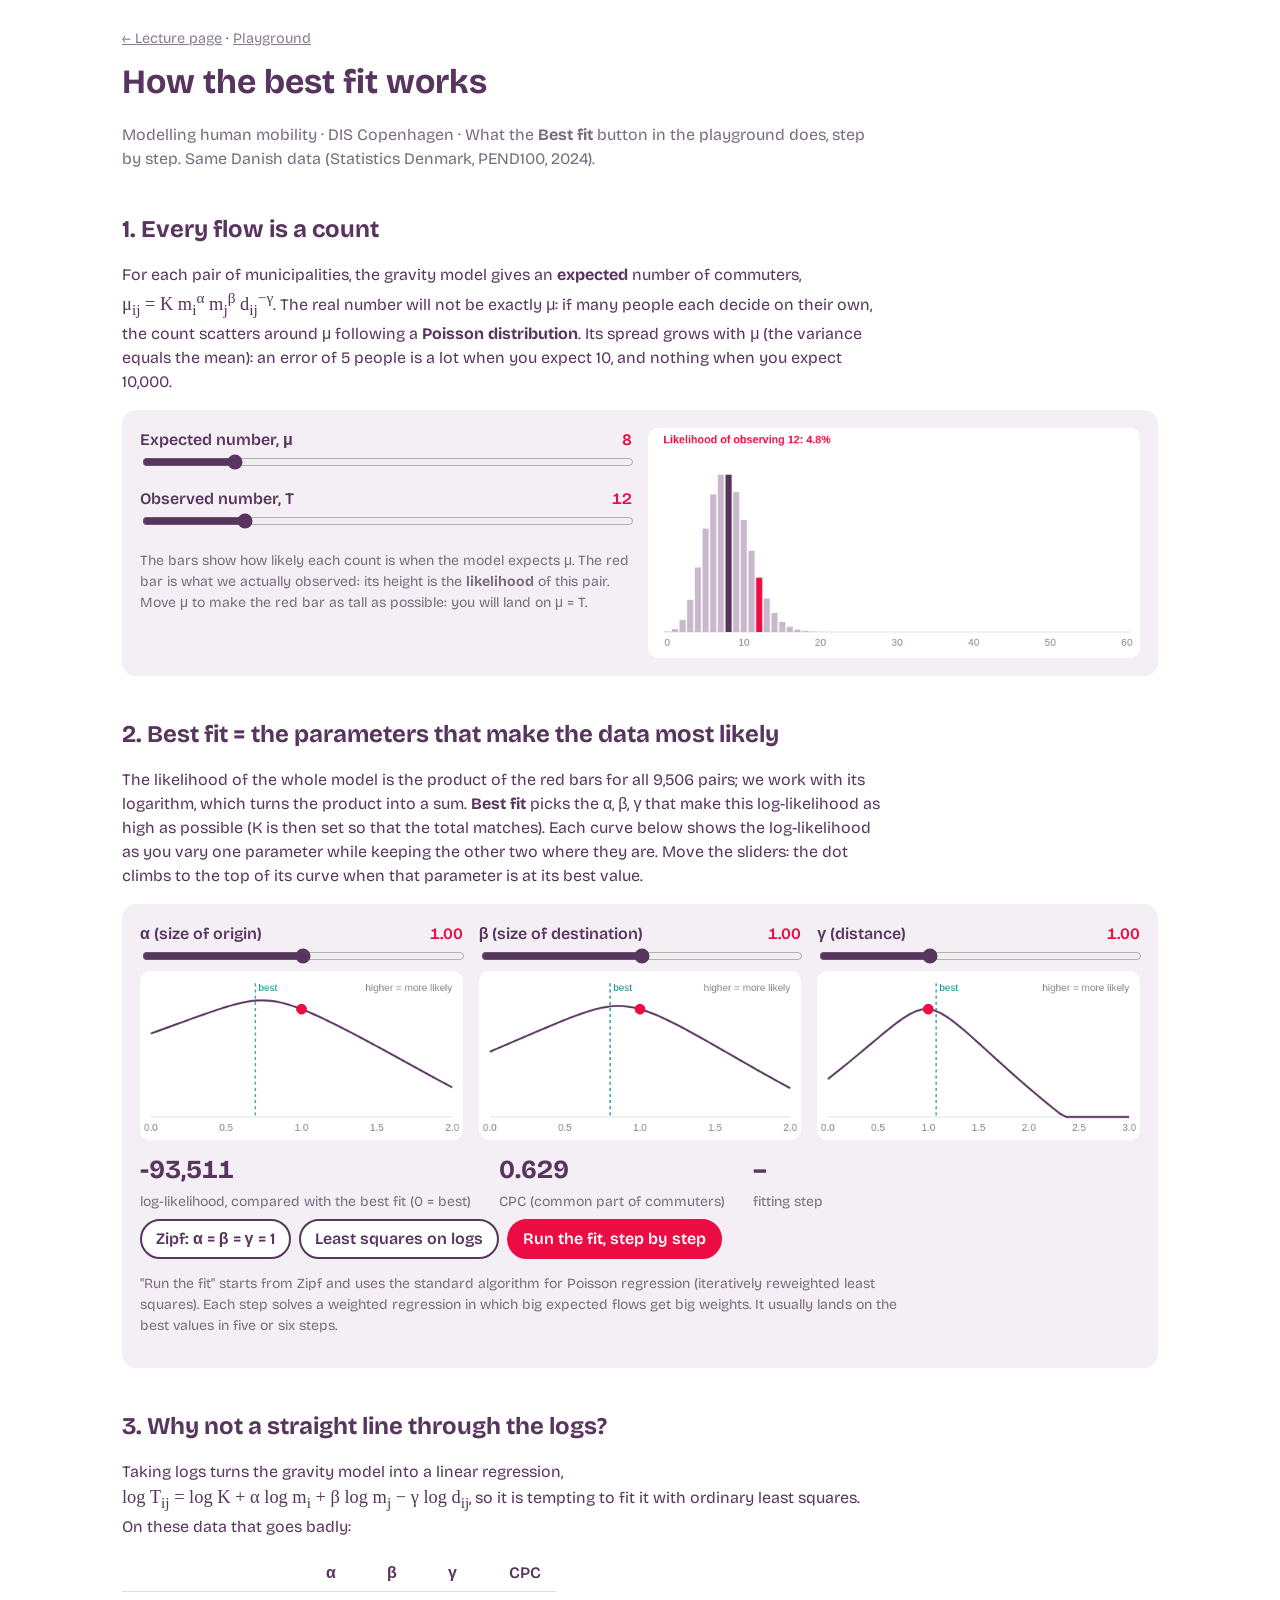
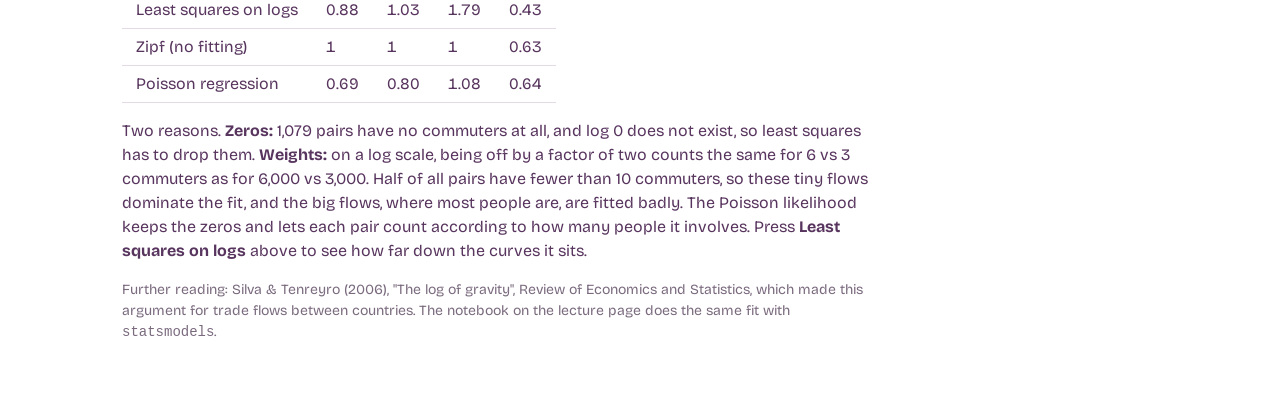
<file: poisson/index.html>
<!DOCTYPE html>
<html lang="en">
<head>
<meta charset="utf-8">
<meta name="viewport" content="width=device-width, initial-scale=1">
<title>How the best fit works · Modelling human mobility</title>
<link rel="preconnect" href="https://fonts.googleapis.com">
<link href="https://fonts.googleapis.com/css2?family=Bricolage+Grotesque:wght@400;600;700&display=swap" rel="stylesheet">
<style>
:root {
  --ink: #58355E; --muted: #7A6A7E; --crimson: #EC0B43; --teal: #0F8B8D; --orange: #EC9A29;
  --lilac: #F3EFF4; --line: #E3DAE5;
  --font: "Bricolage Grotesque", "Helvetica Neue", Arial, sans-serif;
}
* { box-sizing: border-box; }
html, body { margin: 0; color: var(--ink); font-family: var(--font); font-size: 16px; line-height: 1.5; }
main { max-width: 1080px; margin: 0 auto; padding: 28px 22px 60px; }
a { color: var(--crimson); }
h1 { font-size: 34px; margin: 0 0 6px; }
h2 { font-size: 24px; margin: 40px 0 8px; }
.sub { color: var(--muted); }
p { max-width: 760px; }
.panel { background: var(--lilac); border-radius: 14px; padding: 18px; margin: 14px 0; }
.row { display: grid; grid-template-columns: repeat(auto-fit, minmax(240px, 1fr)); gap: 16px; align-items: start; }
label { font-weight: 600; display: flex; justify-content: space-between; gap: 10px; }
label output { font-variant-numeric: tabular-nums; color: var(--crimson); }
input[type=range] { width: 100%; accent-color: var(--ink); }
canvas { width: 100%; background: #fff; border-radius: 10px; display: block; }
.btns { display: flex; flex-wrap: wrap; gap: 8px; margin-top: 6px; }
button { font: inherit; font-weight: 600; border: 2px solid var(--ink); background: #fff; color: var(--ink); padding: 6px 14px; border-radius: 999px; cursor: pointer; }
button.primary { background: var(--crimson); border-color: var(--crimson); color: #fff; }
.stats { display: flex; flex-wrap: wrap; gap: 28px; margin: 10px 0 2px; }
.stat b { display: block; font-size: 26px; font-variant-numeric: tabular-nums; }
.stat span { color: var(--muted); font-size: 14px; }
.eq { font-family: "STIX Two Math", "Cambria Math", "Times New Roman", serif; font-size: 1.15em; white-space: nowrap; }
.note { color: var(--muted); font-size: 14px; }
table { border-collapse: collapse; margin: 8px 0; }
td, th { padding: 6px 14px; text-align: left; border-bottom: 1px solid var(--line); font-variant-numeric: tabular-nums; }
th { font-weight: 600; }
</style>
</head>
<body>
<main>
<p style="margin:0 0 .4rem;font-size:.9rem"><a href="../" style="color:#8A7A8D">← Lecture page</a> · <a href="../playground/" style="color:#8A7A8D">Playground</a></p>
<h1>How the best fit works</h1>
<p class="sub">Modelling human mobility · DIS Copenhagen · What the <b>Best fit</b> button in the playground does, step by step. Same Danish data (Statistics Denmark, PEND100, 2024).</p>

<h2>1. Every flow is a count</h2>
<p>For each pair of municipalities, the gravity model gives an <b>expected</b> number of commuters, <span class="eq">μ<sub>ij</sub> = K m<sub>i</sub><sup>α</sup> m<sub>j</sub><sup>β</sup> d<sub>ij</sub><sup>−γ</sup></span>. The real number will not be exactly μ: if many people each decide on their own, the count scatters around μ following a <b>Poisson distribution</b>. Its spread grows with μ (the variance equals the mean): an error of 5 people is a lot when you expect 10, and nothing when you expect 10,000.</p>
<div class="panel row">
  <div>
    <label>Expected number, μ <output id="oMu"></output></label>
    <input id="mu" type="range" min="1" max="40" step="0.5" value="8">
    <label style="margin-top:10px">Observed number, T <output id="oK"></output></label>
    <input id="k" type="range" min="0" max="60" step="1" value="12">
    <p class="note">The bars show how likely each count is when the model expects μ. The red bar is what we actually observed: its height is the <b>likelihood</b> of this pair. Move μ to make the red bar as tall as possible: you will land on μ = T.</p>
  </div>
  <div><canvas id="cPois" width="640" height="300"></canvas></div>
</div>

<h2>2. Best fit = the parameters that make the data most likely</h2>
<p>The likelihood of the whole model is the product of the red bars for all 9,506 pairs; we work with its logarithm, which turns the product into a sum. <b>Best fit</b> picks the α, β, γ that make this log-likelihood as high as possible (K is then set so that the total matches). Each curve below shows the log-likelihood as you vary one parameter while keeping the other two where they are. Move the sliders: the dot climbs to the top of its curve when that parameter is at its best value.</p>
<div class="panel">
  <div class="row">
    <div><label>α (size of origin) <output id="oA"></output></label><input id="a" type="range" min="0" max="2" step="0.01" value="1"><canvas id="cA" width="420" height="220"></canvas></div>
    <div><label>β (size of destination) <output id="oB"></output></label><input id="b" type="range" min="0" max="2" step="0.01" value="1"><canvas id="cB" width="420" height="220"></canvas></div>
    <div><label>γ (distance) <output id="oG"></output></label><input id="g" type="range" min="0" max="3" step="0.01" value="1"><canvas id="cG" width="420" height="220"></canvas></div>
  </div>
  <div class="stats">
    <div class="stat"><b id="sLL">–</b><span>log-likelihood, compared with the best fit (0 = best)</span></div>
    <div class="stat"><b id="sCPC">–</b><span>CPC (common part of commuters)</span></div>
    <div class="stat"><b id="sIt">–</b><span>fitting step</span></div>
  </div>
  <div class="btns">
    <button id="bZipf">Zipf: α = β = γ = 1</button>
    <button id="bOLS">Least squares on logs</button>
    <button id="bRun" class="primary">Run the fit, step by step</button>
  </div>
  <p class="note">"Run the fit" starts from Zipf and uses the standard algorithm for Poisson regression (iteratively reweighted least squares). Each step solves a weighted regression in which big expected flows get big weights. It usually lands on the best values in five or six steps.</p>
</div>

<h2>3. Why not a straight line through the logs?</h2>
<p>Taking logs turns the gravity model into a linear regression, <span class="eq">log T<sub>ij</sub> = log K + α log m<sub>i</sub> + β log m<sub>j</sub> − γ log d<sub>ij</sub></span>, so it is tempting to fit it with ordinary least squares. On these data that goes badly:</p>
<table>
  <tr><th></th><th>α</th><th>β</th><th>γ</th><th>CPC</th></tr>
  <tr><td>Least squares on logs</td><td>0.88</td><td>1.03</td><td>1.79</td><td>0.43</td></tr>
  <tr><td>Zipf (no fitting)</td><td>1</td><td>1</td><td>1</td><td>0.63</td></tr>
  <tr><td>Poisson regression</td><td id="tA">–</td><td id="tB">–</td><td id="tG">–</td><td id="tC">–</td></tr>
</table>
<p>Two reasons. <b>Zeros:</b> 1,079 pairs have no commuters at all, and log 0 does not exist, so least squares has to drop them. <b>Weights:</b> on a log scale, being off by a factor of two counts the same for 6 vs 3 commuters as for 6,000 vs 3,000. Half of all pairs have fewer than 10 commuters, so these tiny flows dominate the fit, and the big flows, where most people are, are fitted badly. The Poisson likelihood keeps the zeros and lets each pair count according to how many people it involves. Press <b>Least squares on logs</b> above to see how far down the curves it sits.</p>
<p class="note">Further reading: Silva &amp; Tenreyro (2006), "The log of gravity", Review of Economics and Statistics, which made this argument for trade flows between countries. The notebook on the lecture page does the same fit with <code>statsmodels</code>.</p>
</main>

<script>
(async function () {
  const data = await fetch('../playground/data.json').then(r => r.json());
  const mun = data.municipalities, n = mun.length;
  const W = mun.map(m => m.workers), J = mun.map(m => m.jobs);
  const R = 6371.0088, rad = Math.PI / 180;
  const obs = new Float64Array(n * n);
  for (const [i, j, c] of data.flows) obs[i * n + j] = c;
  const LA = [], LB = [], LD = [], T = [];
  for (let i = 0; i < n; i++) for (let j = 0; j < n; j++) {
    if (i === j) continue;
    const p1 = mun[i].lat * rad, p2 = mun[j].lat * rad, dl = (mun[j].lon - mun[i].lon) * rad;
    const h = Math.sin((p2 - p1) / 2) ** 2 + Math.cos(p1) * Math.cos(p2) * Math.sin(dl / 2) ** 2;
    LA.push(Math.log(W[i])); LB.push(Math.log(J[j])); LD.push(Math.log(2 * R * Math.asin(Math.sqrt(h)))); T.push(obs[i * n + j]);
  }
  const N = T.length; let Ttot = 0; for (const t of T) Ttot += t;
  let sTA = 0, sTB = 0, sTD = 0; for (let k = 0; k < N; k++) { sTA += T[k] * LA[k]; sTB += T[k] * LB[k]; sTD += T[k] * LD[k]; }
  // log-likelihood with K at its optimum (constants dropped)
  function LL(a, b, g) {
    let m = -Infinity; const e = new Float64Array(N);
    for (let k = 0; k < N; k++) { e[k] = a * LA[k] + b * LB[k] - g * LD[k]; if (e[k] > m) m = e[k]; }
    let s = 0; for (let k = 0; k < N; k++) s += Math.exp(e[k] - m);
    return a * sTA + b * sTB - g * sTD - Ttot * (m + Math.log(s));
  }
  function CPC(a, b, g) {
    const e = new Float64Array(N); let s = 0;
    for (let k = 0; k < N; k++) { e[k] = Math.exp(a * LA[k] + b * LB[k] - g * LD[k]); s += e[k]; }
    const K = Ttot / s; let mn = 0; for (let k = 0; k < N; k++) mn += Math.min(T[k], K * e[k]);
    return mn / Ttot;
  }
  // IRLS, returning every step
  function irls(start) {
    let b = [0, ...start]; const path = [];
    { let s = 0; for (let k = 0; k < N; k++) s += Math.exp(b[1] * LA[k] + b[2] * LB[k] - b[3] * LD[k]); b[0] = Math.log(Ttot / s); }
    for (let it = 0; it < 30; it++) {
      const A = [[0,0,0,0],[0,0,0,0],[0,0,0,0],[0,0,0,0]], v = [0,0,0,0];
      for (let k = 0; k < N; k++) {
        const x = [1, LA[k], LB[k], -LD[k]];
        const eta = b[0] + b[1] * x[1] + b[2] * x[2] + b[3] * x[3], mu = Math.exp(eta), z = eta + (T[k] - mu) / mu;
        for (let p = 0; p < 4; p++) { v[p] += mu * x[p] * z; for (let q = 0; q < 4; q++) A[p][q] += mu * x[p] * x[q]; }
      }
      const M = A.map((r, i) => [...r, v[i]]);
      for (let c = 0; c < 4; c++) {
        let p = c; for (let r = c + 1; r < 4; r++) if (Math.abs(M[r][c]) > Math.abs(M[p][c])) p = r;
        [M[c], M[p]] = [M[p], M[c]];
        for (let r = 0; r < 4; r++) if (r !== c) { const f = M[r][c] / M[c][c]; for (let q = c; q < 5; q++) M[r][q] -= f * M[c][q]; }
      }
      const nb = M.map((r, i) => r[4] / r[i]);
      const diff = Math.max(...nb.map((t, p) => Math.abs(t - b[p])));
      b = nb; path.push([b[1], b[2], b[3]]);
      if (diff < 1e-6) break;
    }
    return path;
  }
  const path = irls([1, 1, 1]);
  const BEST = path[path.length - 1];
  const LLbest = LL(...BEST);
  document.getElementById('tA').textContent = BEST[0].toFixed(2);
  document.getElementById('tB').textContent = BEST[1].toFixed(2);
  document.getElementById('tG').textContent = BEST[2].toFixed(2);
  document.getElementById('tC').textContent = CPC(...BEST).toFixed(2);

  // ---------- drawing helpers ----------
  const css = getComputedStyle(document.documentElement);
  const INK = '#58355E', CR = '#EC0B43', TE = '#0F8B8D', MU = '#8A7A8D', LI = '#E3DAE5';
  function axes(ctx, w, h, pad) { ctx.clearRect(0, 0, w, h); ctx.strokeStyle = LI; ctx.lineWidth = 1; ctx.beginPath(); ctx.moveTo(pad.l, h - pad.b); ctx.lineTo(w - pad.r, h - pad.b); ctx.stroke(); }
  // ---------- section 1: Poisson bars ----------
  const cP = document.getElementById('cPois'), xP = cP.getContext('2d');
  function logPois(k, mu) { let lf = 0; for (let i = 2; i <= k; i++) lf += Math.log(i); return k * Math.log(mu) - mu - lf; }
  function drawPois() {
    const mu = +document.getElementById('mu').value, K = +document.getElementById('k').value;
    document.getElementById('oMu').textContent = mu; document.getElementById('oK').textContent = K;
    const w = cP.width, h = cP.height, pad = { l: 20, r: 12, t: 30, b: 34 };
    axes(xP, w, h, pad);
    const kmax = 60, ps = []; for (let k = 0; k <= kmax; k++) ps.push(Math.exp(logPois(k, mu)));
    const pmax = Math.max(...ps) * 1.15, bw = (w - pad.l - pad.r) / (kmax + 1);
    ps.forEach((p, k) => {
      const bh = (h - pad.t - pad.b) * Math.min(p / pmax, 1);
      xP.fillStyle = k === K ? CR : (Math.abs(k - mu) < 0.5 ? INK : '#C9B8CC');
      xP.fillRect(pad.l + k * bw + 1, h - pad.b - bh, bw - 2, bh);
    });
    xP.fillStyle = MU; xP.font = '13px Bricolage Grotesque, Arial'; xP.textAlign = 'center';
    for (let k = 0; k <= kmax; k += 10) xP.fillText(k, pad.l + (k + 0.5) * bw, h - pad.b + 18);
    xP.textAlign = 'left'; xP.fillStyle = CR; xP.font = '600 14px Bricolage Grotesque, Arial';
    xP.fillText(`Likelihood of observing ${K}: ${(ps[K] * 100).toFixed(1)}%`, pad.l, 20);
  }
  document.getElementById('mu').addEventListener('input', drawPois);
  document.getElementById('k').addEventListener('input', drawPois);
  drawPois();

  // ---------- section 2: profile curves ----------
  const sl = { a: document.getElementById('a'), b: document.getElementById('b'), g: document.getElementById('g') };
  const ranges = { a: [0, 2], b: [0, 2], g: [0, 3] };
  const canv = { a: document.getElementById('cA'), b: document.getElementById('cB'), g: document.getElementById('cG') };
  function profile(key, cur) {
    const [lo, hi] = ranges[key], xs = [], ys = [];
    for (let s = 0; s <= 48; s++) {
      const v = lo + (hi - lo) * s / 48, p = { ...cur, [key]: v };
      xs.push(v); ys.push(LL(p.a, p.b, p.g) - LLbest);
    }
    return [xs, ys];
  }
  const floor = -2.5e6;
  function drawProfile(key, cur, here) {
    const c = canv[key], x = c.getContext('2d'), w = c.width, h = c.height, pad = { l: 14, r: 14, t: 16, b: 30 };
    axes(x, w, h, pad);
    const [xs, ys] = profile(key, cur), [lo, hi] = ranges[key];
    const X = v => pad.l + (v - lo) / (hi - lo) * (w - pad.l - pad.r);
    const Y = v => pad.t + (Math.min(0, -Math.sqrt(-Math.max(v, floor))) / -Math.sqrt(-floor)) * -(h - pad.t - pad.b) * -1;
    // y: square-root scale so the peak is visible; 0 (best) at the top
    const Ys = v => pad.t + Math.sqrt(Math.min(-v, -floor) / -floor) * (h - pad.t - pad.b);
    x.strokeStyle = INK; x.lineWidth = 2.5; x.beginPath();
    xs.forEach((v, i) => { const px = X(v), py = Ys(ys[i]); i ? x.lineTo(px, py) : x.moveTo(px, py); }); x.stroke();
    x.setLineDash([4, 4]); x.strokeStyle = TE; x.lineWidth = 1.5; x.beginPath(); x.moveTo(X(BEST[{ a: 0, b: 1, g: 2 }[key]]), pad.t); x.lineTo(X(BEST[{ a: 0, b: 1, g: 2 }[key]]), h - pad.b); x.stroke(); x.setLineDash([]);
    x.fillStyle = CR; x.beginPath(); x.arc(X(cur[key]), Ys(here), 7, 0, 2 * Math.PI); x.fill();
    x.fillStyle = MU; x.font = '13px Bricolage Grotesque, Arial'; x.textAlign = 'center';
    for (let v = lo; v <= hi + 1e-9; v += 0.5) x.fillText(v.toFixed(1), X(v), h - pad.b + 18);
    x.textAlign = 'left'; x.fillStyle = TE; x.fillText('best', X(BEST[{ a: 0, b: 1, g: 2 }[key]]) + 4, pad.t + 10);
    x.fillStyle = MU; x.textAlign = 'right'; x.fillText('higher = more likely', w - pad.r, pad.t + 10);
  }
  let step = '–';
  function update() {
    const cur = { a: +sl.a.value, b: +sl.b.value, g: +sl.g.value };
    document.getElementById('oA').textContent = cur.a.toFixed(2);
    document.getElementById('oB').textContent = cur.b.toFixed(2);
    document.getElementById('oG').textContent = cur.g.toFixed(2);
    const here = LL(cur.a, cur.b, cur.g) - LLbest;
    for (const k of ['a', 'b', 'g']) drawProfile(k, cur, here);
    document.getElementById('sLL').textContent = here > -50 ? '≈ 0' : Math.round(here).toLocaleString('en-GB');
    document.getElementById('sCPC').textContent = CPC(cur.a, cur.b, cur.g).toFixed(3);
    document.getElementById('sIt').textContent = step;
  }
  function set(a, b, g) { sl.a.value = a; sl.b.value = b; sl.g.value = g; update(); }
  for (const k of ['a', 'b', 'g']) sl[k].addEventListener('input', () => { step = '–'; update(); });
  document.getElementById('bZipf').addEventListener('click', () => { step = '–'; set(1, 1, 1); });
  document.getElementById('bOLS').addEventListener('click', () => { step = '–'; set(0.88, 1.03, 1.79); });
  let timer = null;
  document.getElementById('bRun').addEventListener('click', () => {
    clearInterval(timer); step = 'start'; set(1, 1, 1); let i = 0;
    timer = setInterval(() => {
      if (i >= path.length) { clearInterval(timer); step = `done (${path.length})`; update(); return; }
      step = `${i + 1} of ${path.length}`; set(...path[i].map(v => +v.toFixed(3))); i++;
    }, 900);
  });
  update();
  window.__poisson = { best: BEST, steps: path.length, cpcBest: CPC(...BEST), llOLS: LL(0.88, 1.03, 1.79) - LLbest };
})();
</script>
</body>
</html>
</file>
